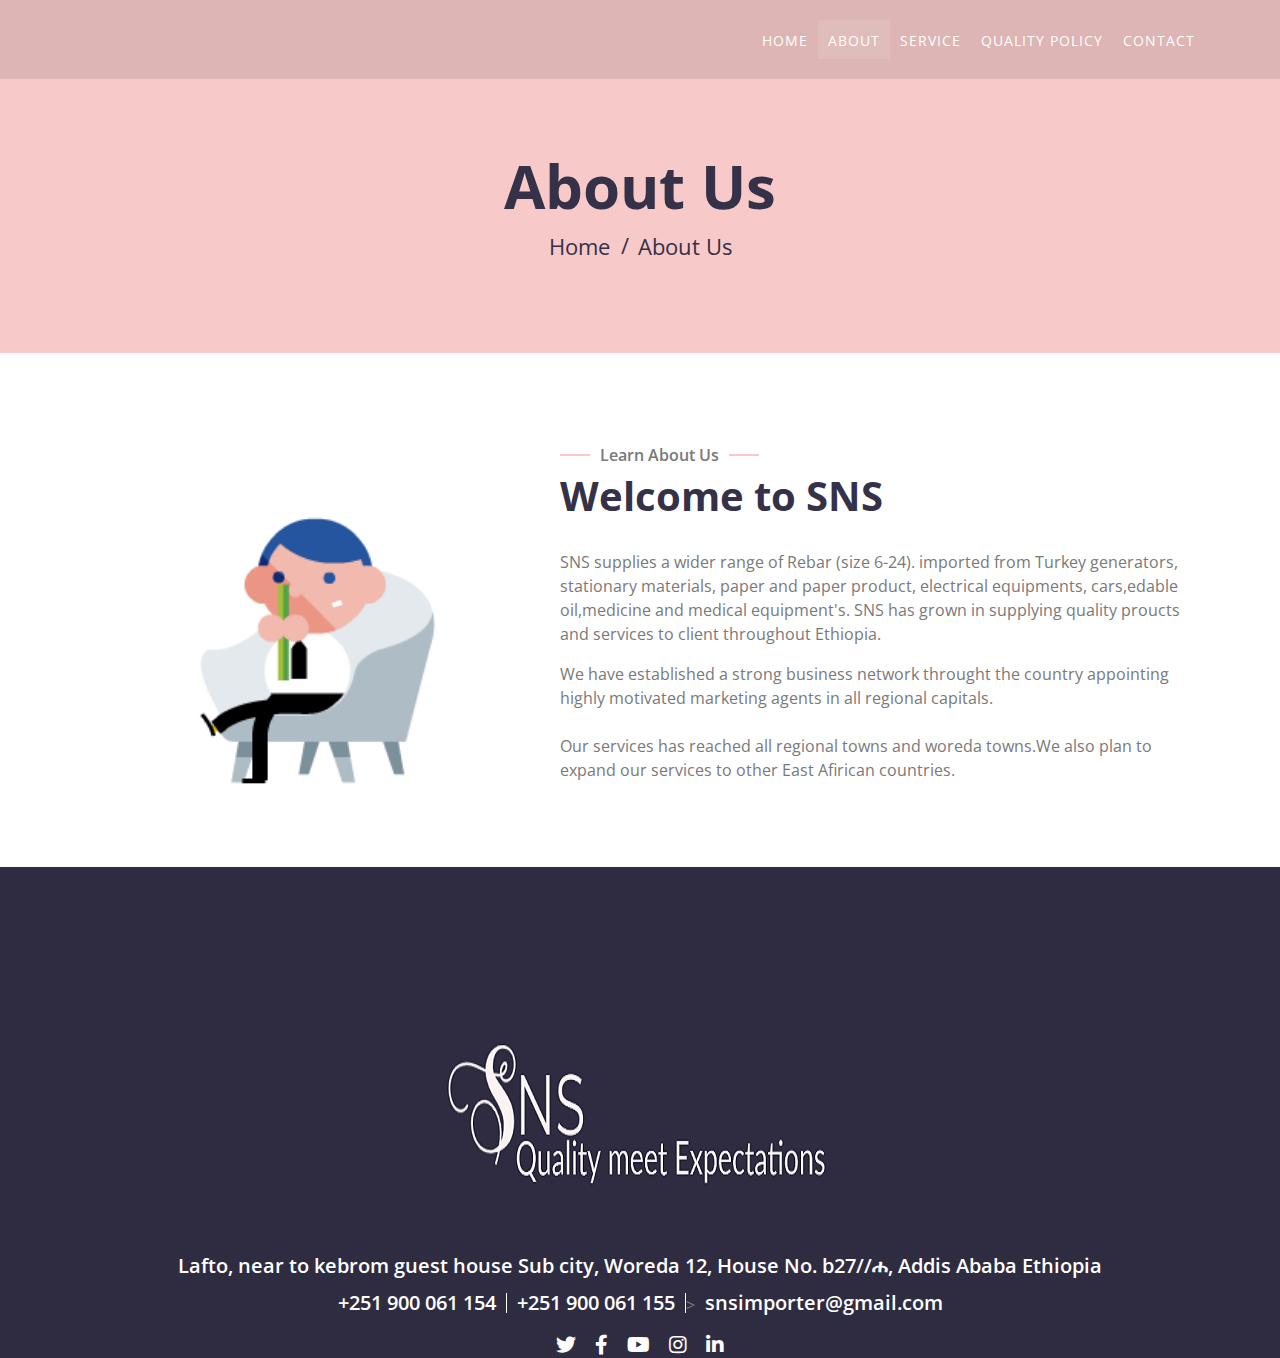
<file: about.html>
<!DOCTYPE html>
<html lang="en">
    <head>
        <meta charset="utf-8">
        <title>SNS Importer</title>
        <meta content="width=device-width, initial-scale=1.0" name="viewport">
        <meta content="Free Website Template" name="keywords">
        <meta content="Free Website Template" name="description">

        <!-- Favicon -->
        <link href="img/favicon.ico" rel="icon">

        <!-- Google Font -->
        <link href="https://fonts.googleapis.com/css2?family=Open+Sans:wght@300;400;600;700;800&display=swap" rel="stylesheet">

        <!-- CSS Libraries -->
        <link href="https://stackpath.bootstrapcdn.com/bootstrap/4.4.1/css/bootstrap.min.css" rel="stylesheet">
        <link href="https://cdnjs.cloudflare.com/ajax/libs/font-awesome/5.10.0/css/all.min.css" rel="stylesheet">
        <link href="lib/animate/animate.min.css" rel="stylesheet">
        <link href="lib/flaticon/font/flaticon.css" rel="stylesheet"> 
        <link href="lib/owlcarousel/assets/owl.carousel.min.css" rel="stylesheet">
        <link href="lib/lightbox/css/lightbox.min.css" rel="stylesheet">

        <!-- Template Stylesheet -->
        <link href="css/style.css" rel="stylesheet">
    </head>

    <body>
        <!-- Top Bar End -->

        <!-- Nav Bar Start -->
        <div class="navbar navbar-expand-lg bg-dark navbar-dark">
            <div class="container-fluid">
              
                <button type="button" class="navbar-toggler" data-toggle="collapse" data-target="#navbarCollapse">
                    <span class="navbar-toggler-icon"></span>
                </button>

                <div class="collapse navbar-collapse justify-content-between" id="navbarCollapse">
                    <div class="navbar-nav ml-auto">
                        <a href="index.html" class="nav-item nav-link ">Home</a>
                        <a href="about.html" class="nav-item nav-link active">About</a>
                        <a href="service.html" class="nav-item nav-link">Service</a>
                        
                        <a href="quality.html" class="nav-item nav-link">Quality Policy</a>
                        <a href="contact.html" class="nav-item nav-link">Contact</a>
                    </div>
                </div>
            </div>
        </div>
        <!-- Nav Bar End -->


        <!-- Page Header Start -->
        <div class="page-header">
            <div class="container">
                <div class="row">
                    <div class="col-12">
                        <h2>About Us</h2>
                    </div>
                    <div class="col-12">
                        <a href="">Home</a>
                        <a href="">About Us</a>
                    </div>
                </div>
            </div>
        </div>
        <!-- Page Header End -->


        <!-- About Start -->
        <div class="about wow fadeInUp pb-4" data-wow-delay="0.1s">
            <div class="container">
                <div class="row align-items-center">
                    <div class="col-lg-5 col-md-6">
                        <div class="about-img">
                            <img src="img/reading.gif" alt="Image">
                        </div>
                    </div>
                    <div class="col-lg-7 col-md-6">
                        <div class="section-header text-left">
                            <p>Learn About Us</p>
                            <h2>Welcome to SNS</h2>
                        </div>
                        <div class="about-text">
                            <p>
                                SNS supplies a wider range of Rebar (size 6-24). imported from Turkey generators, stationary
                                materials, paper and paper product, electrical equipments, cars,edable oil,medicine and medical equipment's.
                               
                                SNS has grown in supplying quality proucts  and services to client throughout Ethiopia.
                              
                            </p>
                            <p>
                                We have established a strong business network throught the country appointing highly
                                motivated marketing agents in all regional capitals.<br><br>
                                Our services has reached all regional towns and woreda towns.We also plan to expand our
                                services to other East Afirican countries.
                            </p>
                        </div>
                    </div>
                   
                </div>
            </div>
        </div>
        <!-- About End -->


  


        <!-- Footer Start -->
        <div class="footer wow fadeIn" data-wow-delay="0.3s">
            <div class="container-fluid">
                <div class="container">
                    <div class="footer-info">
                        <img src="img/snsfooter.PNG" alt="Hero Image">
                        <h3>Lafto, near to kebrom guest house Sub city, Woreda 12, House No. b27//ሐ, Addis Ababa
                            Ethiopia </h3>
                        <div class="footer-menu">
                            <p>+251 900 061 154</p>
                            <p>+251 900 061 155</p>>
                            <p>snsimporter@gmail.com</p>
                        </div>
                        <div class="footer-social">
                            <a href=""><i class="fab fa-twitter"></i></a>
                            <a href=""><i class="fab fa-facebook-f"></i></a>
                            <a href=""><i class="fab fa-youtube"></i></a>
                            <a href=""><i class="fab fa-instagram"></i></a>
                            <a href=""><i class="fab fa-linkedin-in"></i></a>
                        </div>
                    </div>
                </div>
            </div>
        </div>
        <!-- Footer End -->

        <a href="#" class="back-to-top"><i class="fa fa-chevron-up"></i></a>

        <!-- JavaScript Libraries -->
        <script src="https://code.jquery.com/jquery-3.4.1.min.js"></script>
        <script src="https://stackpath.bootstrapcdn.com/bootstrap/4.4.1/js/bootstrap.bundle.min.js"></script>
        <script src="lib/easing/easing.min.js"></script>
        <script src="lib/wow/wow.min.js"></script>
        <script src="lib/owlcarousel/owl.carousel.min.js"></script>
        <script src="lib/isotope/isotope.pkgd.min.js"></script>
        <script src="lib/lightbox/js/lightbox.min.js"></script>
        
        <!-- Contact Javascript File -->
        <script src="mail/jqBootstrapValidation.min.js"></script>
        <script src="mail/contact.js"></script>

        <!-- Template Javascript -->
        <script src="js/main.js"></script>
    </body>
</html>
</file>
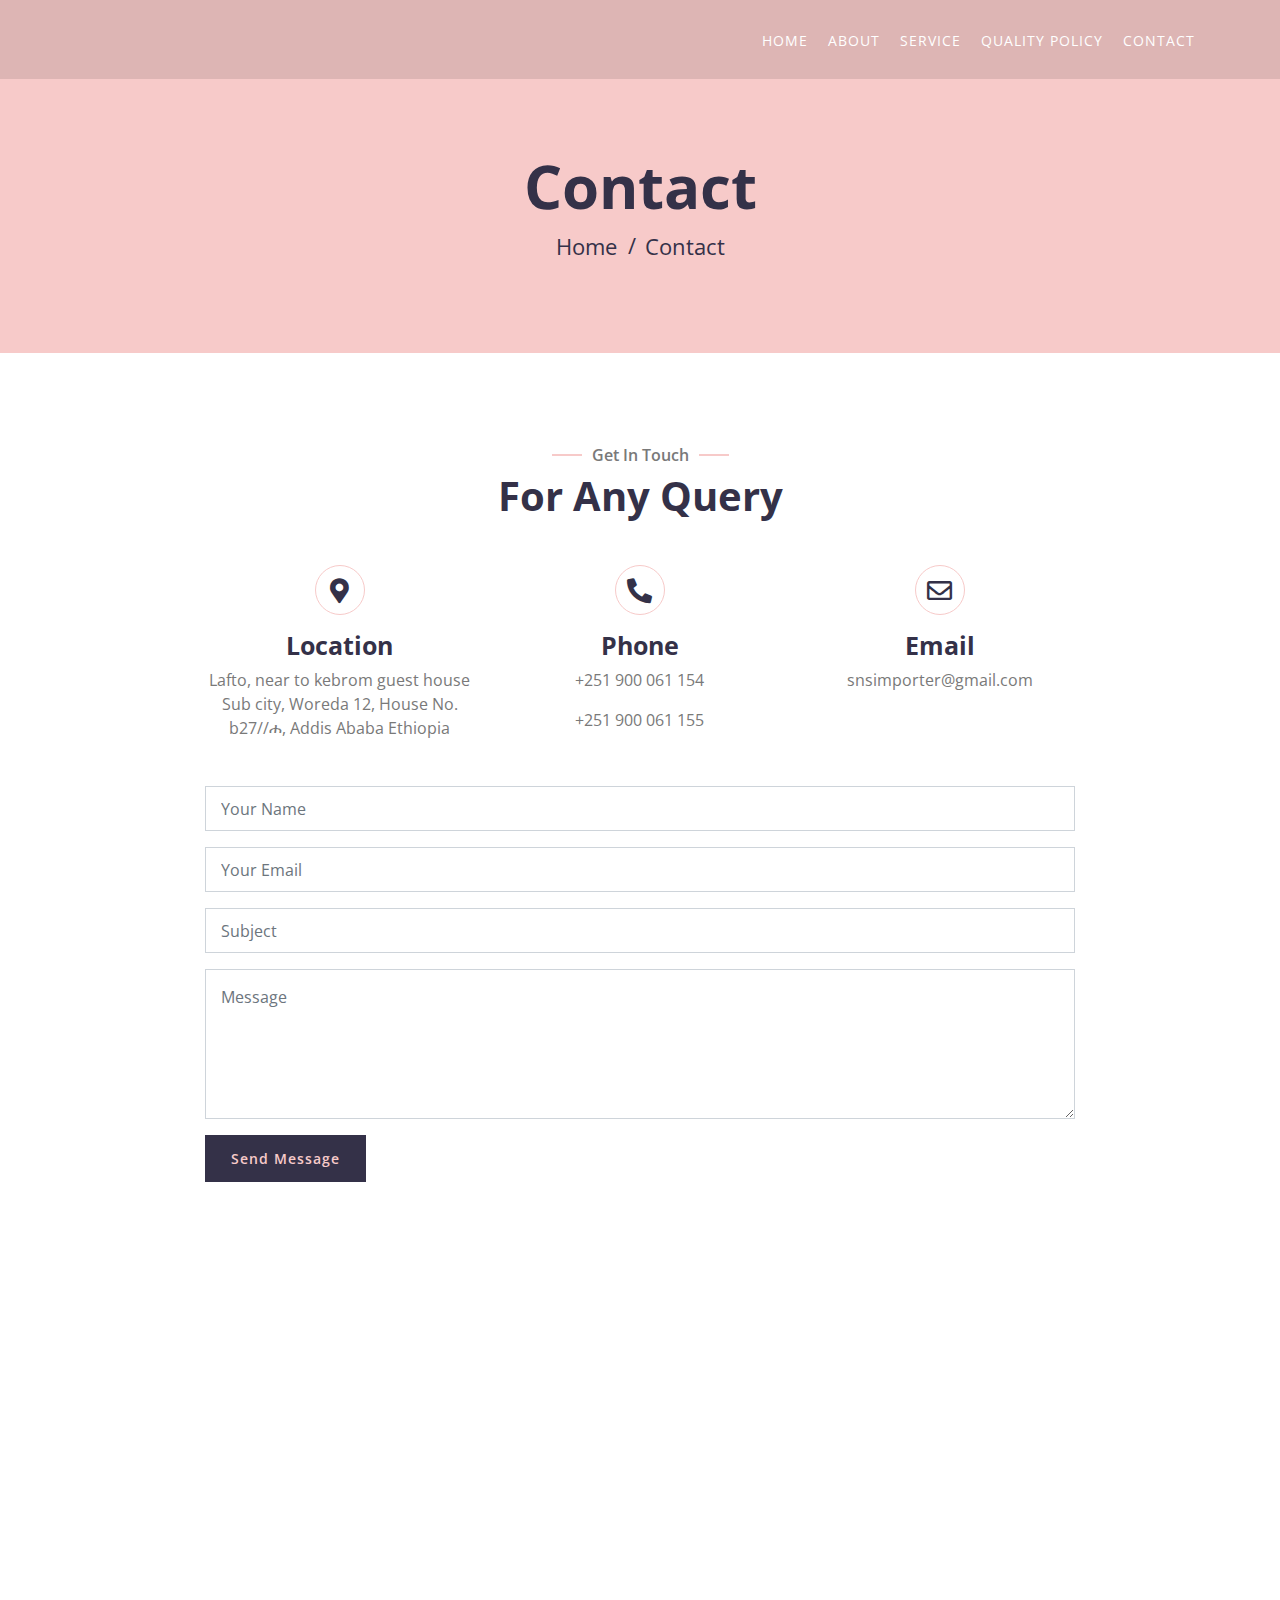
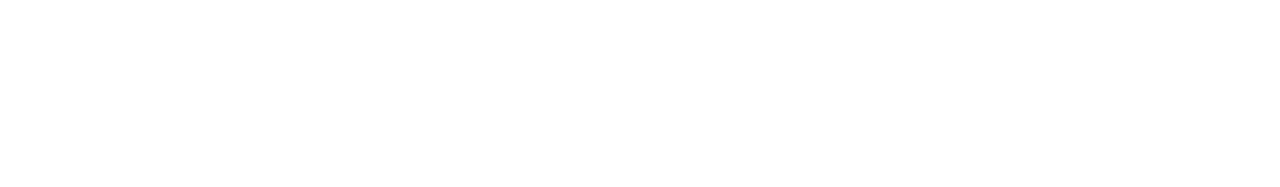
<file: contact.html>
<!DOCTYPE html>
<html lang="en">

<head>
    <meta charset="utf-8">
    <title>SNS Importer</title>
    <meta content="width=device-width, initial-scale=1.0" name="viewport">
    <meta content="Free Website Template" name="keywords">
    <meta content="Free Website Template" name="description">

    <!-- Favicon -->
    <link href="img/favicon.ico" rel="icon">

    <!-- Google Font -->
    <link href="https://fonts.googleapis.com/css2?family=Open+Sans:wght@300;400;600;700;800&display=swap"
        rel="stylesheet">

    <!-- CSS Libraries -->
    <link href="https://stackpath.bootstrapcdn.com/bootstrap/4.4.1/css/bootstrap.min.css" rel="stylesheet">
    <link href="https://cdnjs.cloudflare.com/ajax/libs/font-awesome/5.10.0/css/all.min.css" rel="stylesheet">
    <link href="lib/animate/animate.min.css" rel="stylesheet">
    <link href="lib/flaticon/font/flaticon.css" rel="stylesheet">
    <link href="lib/owlcarousel/assets/owl.carousel.min.css" rel="stylesheet">
    <link href="lib/lightbox/css/lightbox.min.css" rel="stylesheet">

    <!-- Template Stylesheet -->
    <link href="css/style.css" rel="stylesheet">
</head>

<body>

    <!-- Top Bar End -->

    <!-- Nav Bar Start -->
    <div class="navbar navbar-expand-lg bg-dark navbar-dark">
        <div class="container-fluid">
     
            <button type="button" class="navbar-toggler" data-toggle="collapse" data-target="#navbarCollapse">
                <span class="navbar-toggler-icon"></span>
            </button>

            <div class="collapse navbar-collapse justify-content-between" id="navbarCollapse">
                <div class="navbar-nav ml-auto">
                    <a href="index.html" class="nav-item nav-link ">Home</a>
                    <a href="about.html" class="nav-item nav-link">About</a>
                    <a href="service.html" class="nav-item nav-link">Service</a>
                  
                    <a href="quality.html" class="nav-item nav-link">Quality Policy</a>
                    <a href="contact.html" class="nav-item nav-link">Contact</a>
                </div>
            </div>
        </div>
    </div>
    <!-- Nav Bar End -->


    <!-- Page Header Start -->
    <div class="page-header">
        <div class="container">
            <div class="row">
                <div class="col-12">
                    <h2>Contact</h2>
                </div>
                <div class="col-12">
                    <a href="">Home</a>
                    <a href="">Contact</a>
                </div>
            </div>
        </div>
    </div>
    <!-- Page Header End -->


    <!-- Contact Start -->
    <div class="contact">
        <div class="container">
            <div class="section-header text-center wow zoomIn" data-wow-delay="0.1s">
                <p>Get In Touch</p>
                <h2>For Any Query</h2>
            </div>
            <div class="row">
                <div class="col-12">
                    <div class="row">
                        <div class="col-md-4 contact-item wow zoomIn" data-wow-delay="0.2s">
                            <i class="fa fa-map-marker-alt"></i>
                            <div class="contact-text">
                                <h2>Location</h2>
                                <p>Lafto, near to kebrom guest house Sub city, Woreda 12, House No. b27//ሐ, Addis Ababa
                                    Ethiopia </p>
                            </div>
                        </div>
                        <div class="col-md-4 contact-item wow zoomIn" data-wow-delay="0.4s">
                            <i class="fa fa-phone-alt"></i>
                            <div class="contact-text">
                                <h2>Phone</h2>
                                <p>+251 900 061 154</p>
                                <p>+251 900 061 155</p>
                            </div>
                        </div>
                        <div class="col-md-4 contact-item wow zoomIn" data-wow-delay="0.6s">
                            <i class="far fa-envelope"></i>
                            <div class="contact-text">
                                <h2>Email</h2>
                                <p>snsimporter@gmail.com</p>
                              
                            </div>
                        </div>
                    </div>
                </div>
                <div class="col-12 wow fadeInUp" data-wow-delay="0.1s">
                    <div class="contact-form">
                        <div id="success"></div>
                        <form name="sentMessage" id="contactForm" action="mailto:youraddr@domain.tld"
                            novalidate="novalidate">
                            <div class="control-group">
                                <input type="text" class="form-control" id="name" placeholder="Your Name"
                                    required="required" data-validation-required-message="Please enter your name" />
                                <p class="help-block text-danger"></p>
                            </div>
                            <div class="control-group">
                                <input type="email" class="form-control" id="email" placeholder="Your Email"
                                    required="required" data-validation-required-message="Please enter your email" />
                                <p class="help-block text-danger"></p>
                            </div>
                            <div class="control-group">
                                <input type="text" class="form-control" id="subject" placeholder="Subject"
                                    required="required" data-validation-required-message="Please enter a subject" />
                                <p class="help-block text-danger"></p>
                            </div>
                            <div class="control-group">
                                <textarea class="form-control" id="message" placeholder="Message" required="required"
                                    data-validation-required-message="Please enter your message"></textarea>
                                <p class="help-block text-danger"></p>
                            </div>
                            <div>
                                <button class="btn" type="submit" id="sendMessageButton">Send Message</button>
                            </div>
                        </form>
                    </div>
                </div>
            </div>
        </div>
    </div>
    <!-- Contact End -->


    <!-- Footer Start -->
    <div class="footer wow fadeIn pb-4" data-wow-delay="0.3s">
        <div class="container-fluid">
            <div class="container">
                <div class="footer-info">
                    <img src="img/snsfooter.PNG" alt="Hero Image">
                    <h3>Lafto, near to kebrom guest house Sub city, Woreda 12, House No. b27//ሐ, Addis Ababa
                        Ethiopia </h3>
                    <div class="footer-menu">
                        <p>+251 900 061 154</p>
                        <p>+251 900 061 155</p>
                        <p>snsimporter@gmail.com</p>
                      
                    </div>
                    <div class="footer-social">
                        <a href=""><i class="fab fa-twitter"></i></a>
                        <a href=""><i class="fab fa-facebook-f"></i></a>
                        <a href=""><i class="fab fa-youtube"></i></a>
                        <a href=""><i class="fab fa-instagram"></i></a>
                        <a href=""><i class="fab fa-linkedin-in"></i></a>
                    </div>
                </div>
            </div>
          
        </div>
    </div>
    <!-- Footer End -->

    <a href="#" class="back-to-top"><i class="fa fa-chevron-up"></i></a>

    <!-- JavaScript Libraries -->
    <script src="https://code.jquery.com/jquery-3.4.1.min.js"></script>
    <script src="https://stackpath.bootstrapcdn.com/bootstrap/4.4.1/js/bootstrap.bundle.min.js"></script>
    <script src="lib/easing/easing.min.js"></script>
    <script src="lib/wow/wow.min.js"></script>
    <script src="lib/owlcarousel/owl.carousel.min.js"></script>
    <script src="lib/isotope/isotope.pkgd.min.js"></script>
    <script src="lib/lightbox/js/lightbox.min.js"></script>

    <!-- Contact Javascript File -->
    <script src="mail/jqBootstrapValidation.min.js"></script>
    <script src="mail/contact.js"></script>

    <!-- Template Javascript -->
    <script src="js/main.js"></script>
</body>

</html>
</file>
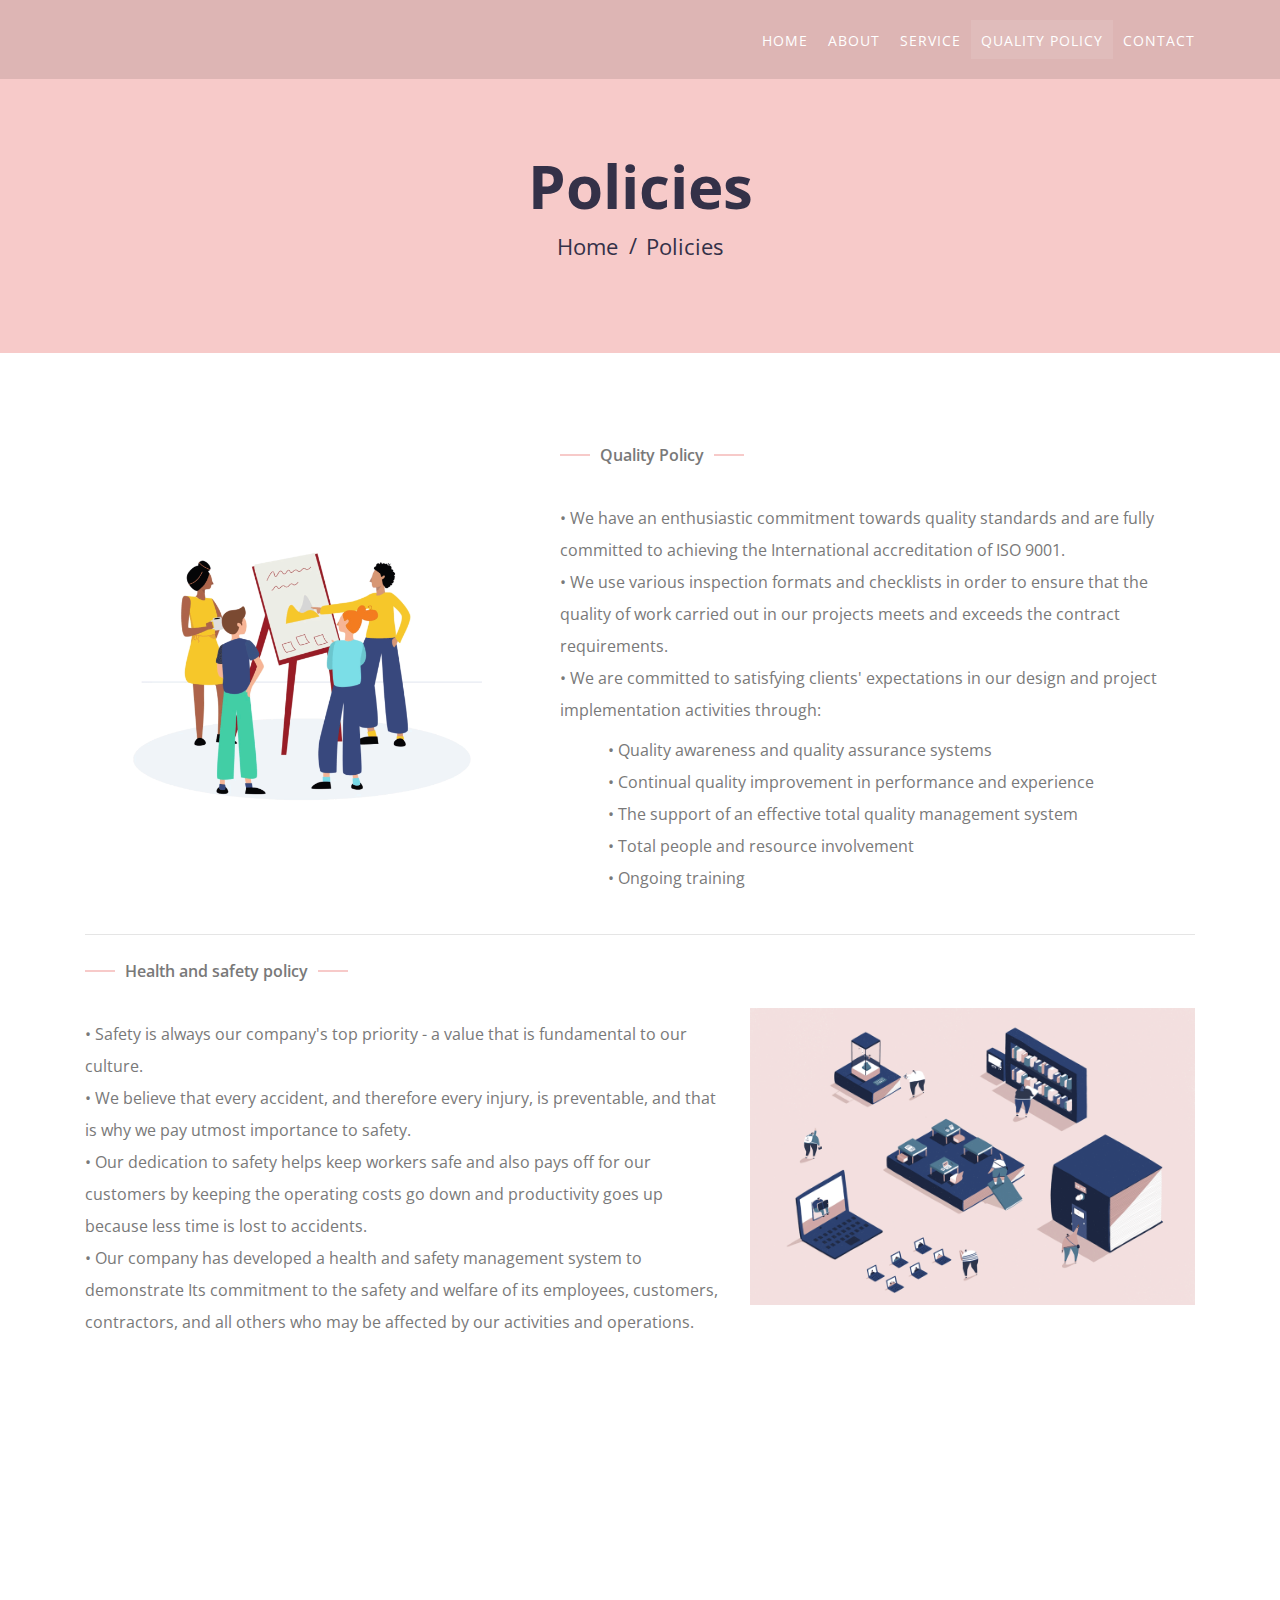
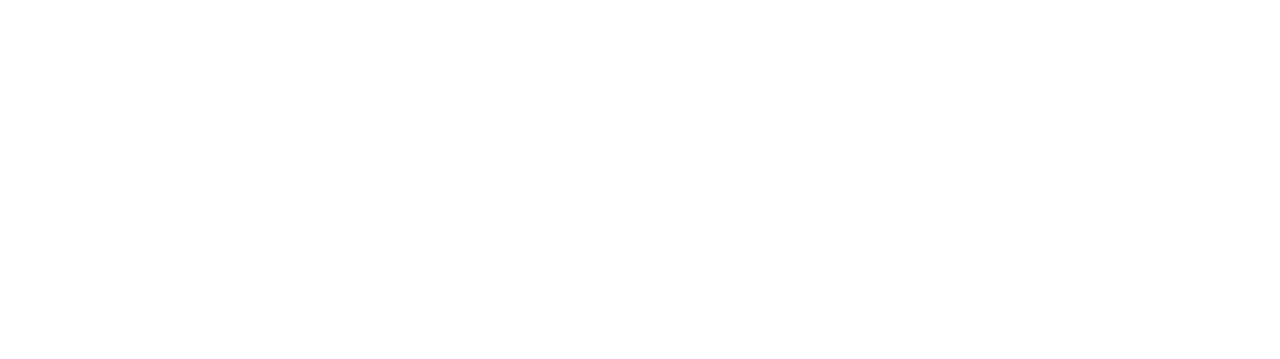
<file: quality.html>
<!DOCTYPE html>
<html lang="en">

<head>
    <meta charset="utf-8">
    <title>SNS Importer</title>
    <meta content="width=device-width, initial-scale=1.0" name="viewport">
    <meta content="Free Website Template" name="keywords">
    <meta content="Free Website Template" name="description">

    <!-- Favicon -->
    <link href="img/favicon.ico" rel="icon">

    <!-- Google Font -->
    <link href="https://fonts.googleapis.com/css2?family=Open+Sans:wght@300;400;600;700;800&display=swap"
        rel="stylesheet">

    <!-- CSS Libraries -->
    <link href="https://stackpath.bootstrapcdn.com/bootstrap/4.4.1/css/bootstrap.min.css" rel="stylesheet">
    <link href="https://cdnjs.cloudflare.com/ajax/libs/font-awesome/5.10.0/css/all.min.css" rel="stylesheet">
    <link href="lib/animate/animate.min.css" rel="stylesheet">
    <link href="lib/flaticon/font/flaticon.css" rel="stylesheet">
    <link href="lib/owlcarousel/assets/owl.carousel.min.css" rel="stylesheet">
    <link href="lib/lightbox/css/lightbox.min.css" rel="stylesheet">

    <!-- Template Stylesheet -->
    <link href="css/style.css" rel="stylesheet">
</head>

<body>


    <!-- Nav Bar Start -->
    <div class="navbar navbar-expand-lg bg-dark navbar-dark">
        <div class="container-fluid">

            <button type="button" class="navbar-toggler" data-toggle="collapse" data-target="#navbarCollapse">
                <span class="navbar-toggler-icon"></span>
            </button>

            <div class="collapse navbar-collapse justify-content-between" id="navbarCollapse">
                <div class="navbar-nav ml-auto">
                    <a href="index.html" class="nav-item nav-link ">Home</a>
                    <a href="about.html" class="nav-item nav-link">About</a>
                    <a href="service.html" class="nav-item nav-link">Service</a>
                  
                    <a href="quality.html" class="nav-item nav-link active">Quality Policy</a>
                    <a href="contact.html" class="nav-item nav-link">Contact</a>
                </div>
            </div>
        </div>
    </div>
    <!-- Nav Bar End -->


    <!-- Page Header Start -->
    <div class="page-header">
        <div class="container">
            <div class="row">
                <div class="col-12">
                    <h2>Policies</h2>
                </div>
                <div class="col-12">
                    <a href="">Home</a>
                    <a href="">Policies </a>
                </div>
            </div>
        </div>
    </div>
    <!-- Page Header End -->

    <div class="about wow fadeInUp" data-wow-delay="0.1s">
        <div class="container">
            <div class="row align-items-center">
                <div class="col-lg-5 col-md-6">
                    <div class="about-img">
                        <img src="img/work.gif" alt="Image">
                    </div>
                </div>
                <div class="col-lg-7 col-md-6">
                    <div class="section-header text-left">
                        <p>Quality Policy</p>

                    </div>
                    <div class="about-text">
                        <p style="line-height: 2;">
                            • We have an enthusiastic commitment towards quality standards and are fully
                            committed to achieving the
                            International accreditation of ISO 9001. <br> • We use various inspection formats
                            and
                            checklists in order to
                            ensure that the quality of work carried out in our projects meets and exceeds the
                            contract requirements. <br> •
                            We are committed to satisfying clients' expectations in our design and project
                            implementation activities
                            through:
                        </p>
                        <p style="line-height: 2;" class="ml-5  mt-n2"> • Quality awareness and quality assurance
                            systems <br>
                            • Continual
                            quality
                            improvement in performance
                            and experience <br> • The support of an effective total quality management system
                            <br> • Total
                            people and resource
                            involvement <br> • Ongoing training
                        </p>
                    </div>
                </div>
            </div>
            <hr class="my-4">
            <div class="row align-items-center mt-4">

                <div class="col-lg-7 col-md-6">
                    <div class="section-header text-left">
                        <p>Health and safety policy</p>

                    </div>
                    <div class="about-text">
                        <p style="line-height: 2;">
                            • Safety is always our company's top priority - a value that is fundamental to our culture.
                            <br>
                            • We believe that every accident, and therefore every injury, is preventable, and that is
                            why we pay utmost importance to safety. <br> • Our dedication to safety helps keep workers
                            safe
                            and also pays off for our customers by keeping the operating costs go down and productivity
                            goes up because less time is lost to accidents. <br> • Our company has developed a health
                            and
                            safety management system to demonstrate Its commitment to the safety and welfare of its
                            employees, customers, contractors, and all others who may be affected by our activities and
                            operations.

                        </p>

                    </div>
                </div>
                <div class="col-lg-5 col-md-6">
                    <div class="about-img">
                        <img src="img/ebs.gif" alt="Image">
                    </div>
                </div>
            </div>
        </div>
    </div>



    <!-- Footer Start -->
    <div class="footer wow fadeIn pb-4" data-wow-delay="0.3s">
        <div class="container-fluid">
            <div class="container">
                <div class="footer-info">
                    <img src="img/snsfooter.PNG" alt="Hero Image">
                    <h3>Lafto, near to kebrom guest house Sub city, Woreda 12, House No. b27//ሐ, Addis Ababa
                        Ethiopia </h3>
                    <div class="footer-menu">
                        <p>+251 900 061 154</p>
                        <p>+251 900 061 155</p>
                        <p>snsimporter@gmail.com</p>
                       
                    </div>
                    <div class="footer-social">
                        <a href=""><i class="fab fa-twitter"></i></a>
                        <a href=""><i class="fab fa-facebook-f"></i></a>
                        <a href=""><i class="fab fa-youtube"></i></a>
                        <a href=""><i class="fab fa-instagram"></i></a>
                        <a href=""><i class="fab fa-linkedin-in"></i></a>
                    </div>
                </div>
            </div>
        </div>
    </div>
    <!-- Footer End -->

    <a href="#" class="back-to-top"><i class="fa fa-chevron-up"></i></a>

    <!-- JavaScript Libraries -->
    <script src="https://code.jquery.com/jquery-3.4.1.min.js"></script>
    <script src="https://stackpath.bootstrapcdn.com/bootstrap/4.4.1/js/bootstrap.bundle.min.js"></script>
    <script src="lib/easing/easing.min.js"></script>
    <script src="lib/wow/wow.min.js"></script>
    <script src="lib/owlcarousel/owl.carousel.min.js"></script>
    <script src="lib/isotope/isotope.pkgd.min.js"></script>
    <script src="lib/lightbox/js/lightbox.min.js"></script>

    <!-- Contact Javascript File -->
    <script src="mail/jqBootstrapValidation.min.js"></script>
    <script src="mail/contact.js"></script>

    <!-- Template Javascript -->
    <script src="js/main.js"></script>
</body>

</html>
</file>
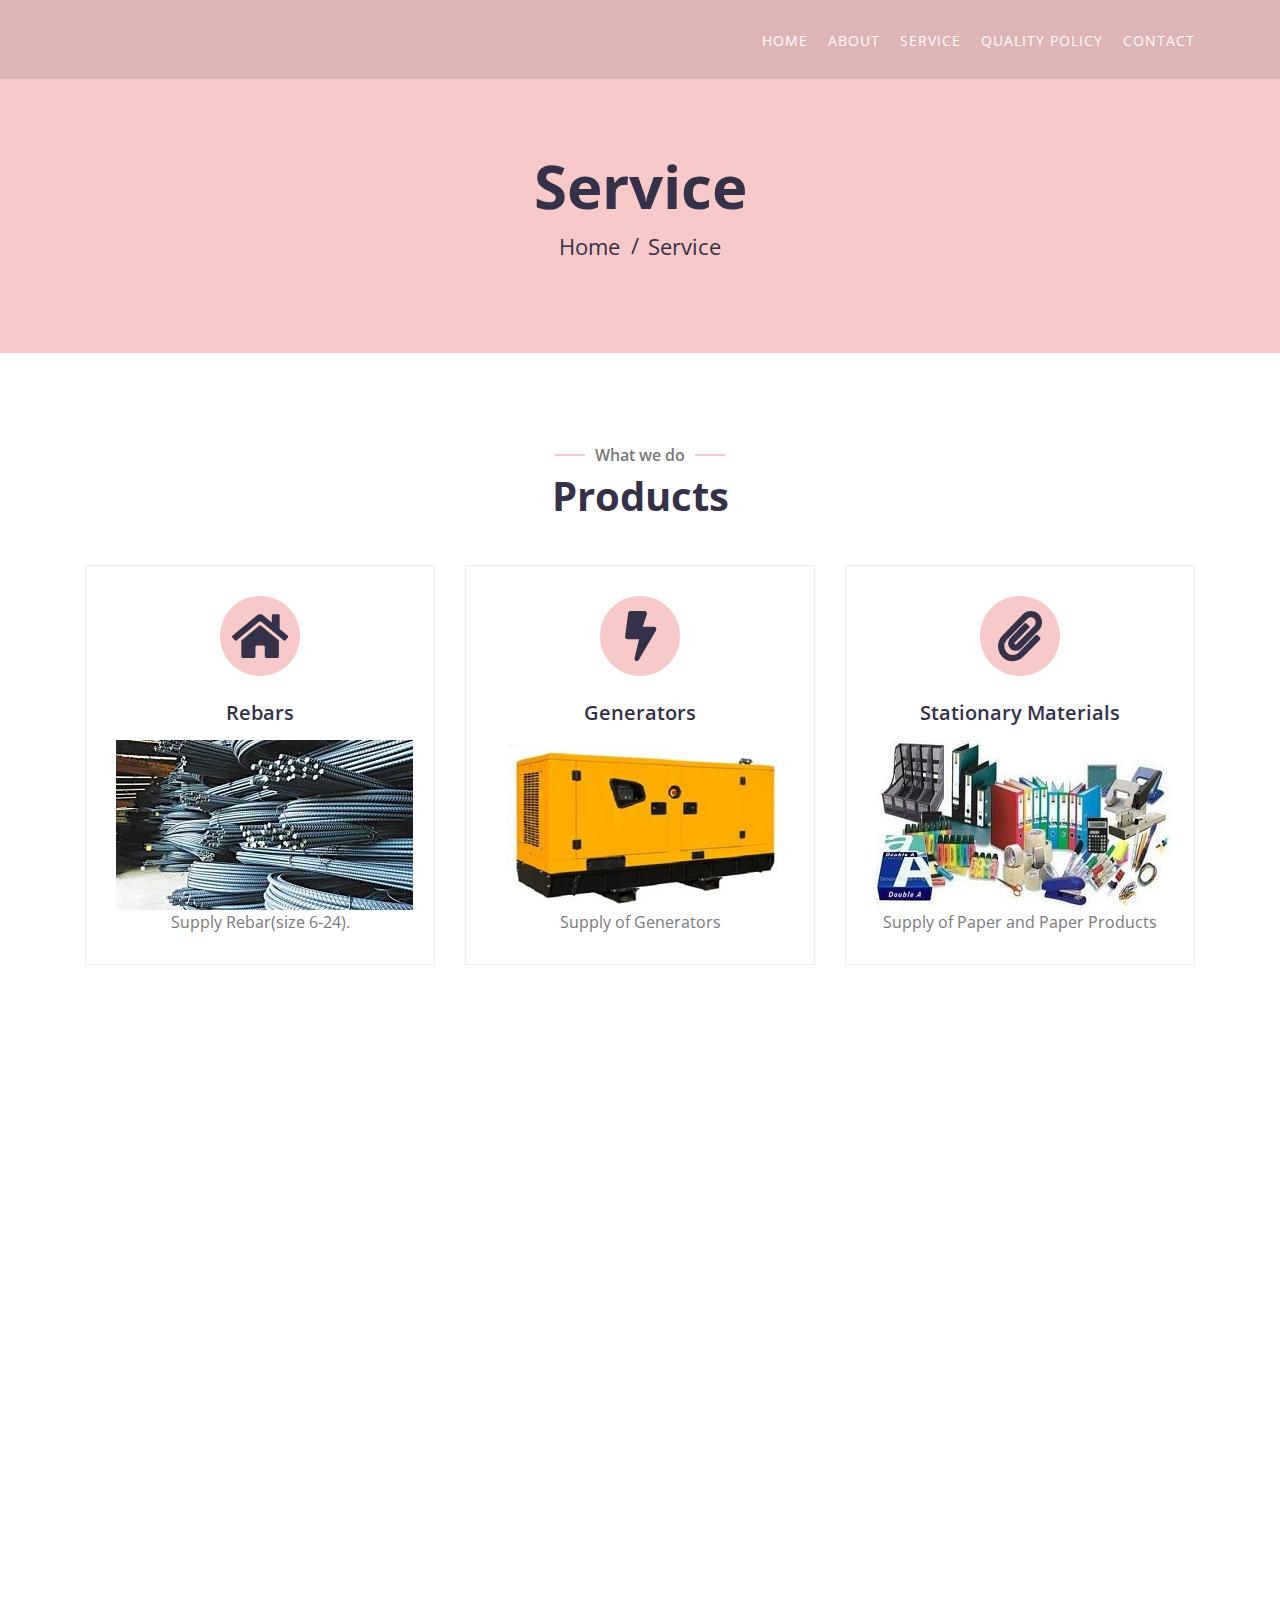
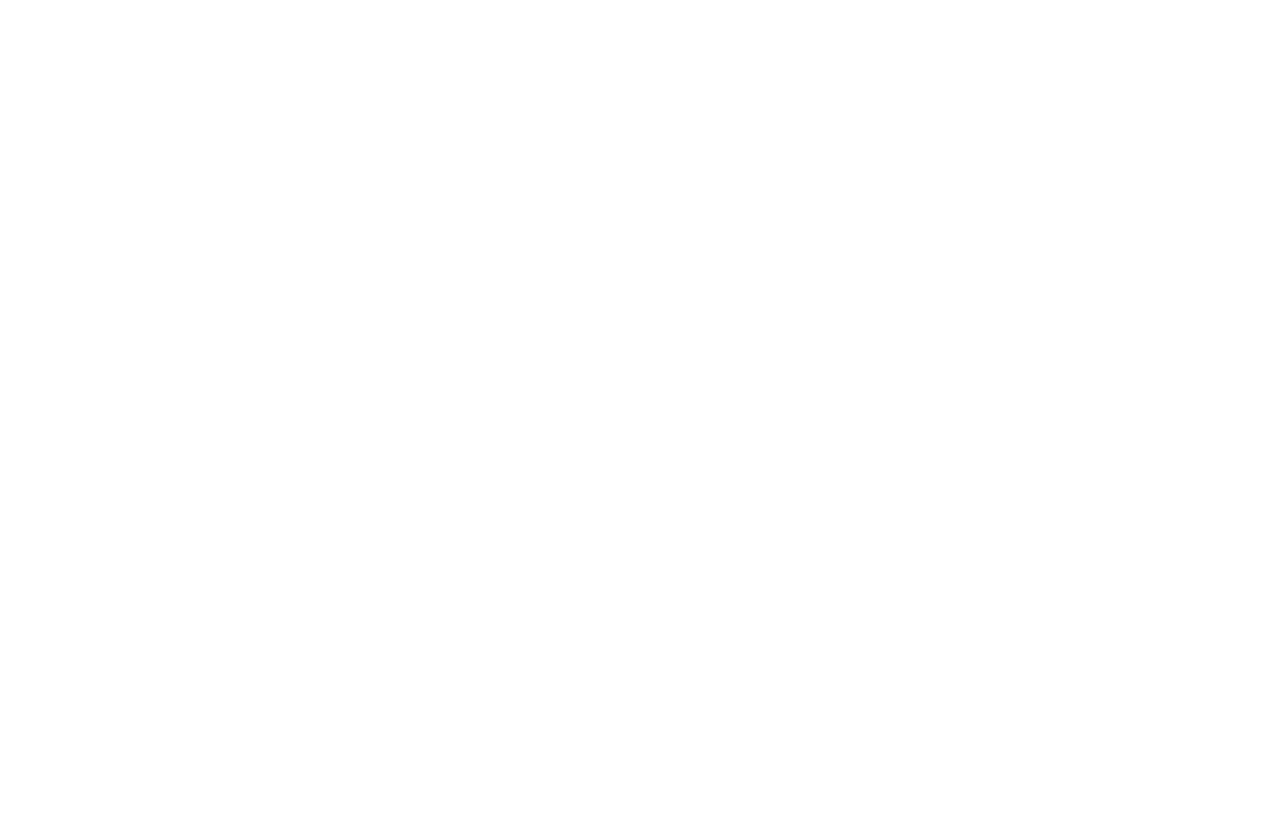
<file: service.html>
<!DOCTYPE html>
<html lang="en">

<head>
    <meta charset="utf-8">
    <title>SNS Importer</title>
    <meta content="width=device-width, initial-scale=1.0" name="viewport">
    <meta content="Free Website Template" name="keywords">
    <meta content="Free Website Template" name="description">

    <!-- Favicon -->
    <link href="img/favicon.ico" rel="icon">

    <!-- Google Font -->
    <link href="https://fonts.googleapis.com/css2?family=Open+Sans:wght@300;400;600;700;800&display=swap"
        rel="stylesheet">

    <!-- CSS Libraries -->
    <link href="https://stackpath.bootstrapcdn.com/bootstrap/4.4.1/css/bootstrap.min.css" rel="stylesheet">
    <link href="https://cdnjs.cloudflare.com/ajax/libs/font-awesome/5.10.0/css/all.min.css" rel="stylesheet">
    <link href="lib/animate/animate.min.css" rel="stylesheet">
    <link href="lib/flaticon/font/flaticon.css" rel="stylesheet">
    <link href="lib/owlcarousel/assets/owl.carousel.min.css" rel="stylesheet">
    <link href="lib/lightbox/css/lightbox.min.css" rel="stylesheet">

    <!-- Template Stylesheet -->
    <link href="css/style.css" rel="stylesheet">
</head>

<body>


    <!-- Nav Bar Start -->
    <div class="navbar navbar-expand-lg bg-dark navbar-dark">
        <div class="container-fluid">
            
            <button type="button" class="navbar-toggler" data-toggle="collapse" data-target="#navbarCollapse">
                <span class="navbar-toggler-icon"></span>
            </button>

            <div class="collapse navbar-collapse justify-content-between" id="navbarCollapse">
                <div class="navbar-nav ml-auto">
                    <a href="index.html" class="nav-item nav-link ">Home</a>
                    <a href="about.html" class="nav-item nav-link">About</a>
                    <a href="service.html" class="nav-item nav-link">Service</a>
                
                    <a href="quality.html" class="nav-item nav-link">Quality Policy</a>
                    <a href="contact.html" class="nav-item nav-link">Contact</a>
                </div>
            </div>
        </div>
    </div>
    <!-- Nav Bar End -->


    <!-- Page Header Start -->
    <div class="page-header">
        <div class="container">
            <div class="row">
                <div class="col-12">
                    <h2>Service</h2>
                </div>
                <div class="col-12">
                    <a href="">Home</a>
                    <a href="">Service</a>
                </div>
            </div>
        </div>
    </div>
    <!-- Page Header End -->


    
    <!-- Service Start -->
    <div class="service">
        <div class="container">
            <div class="section-header text-center wow zoomIn" data-wow-delay="0.1s">
                <p>What we do</p>
                <h2>Products</h2>
            </div>
            <div class="row">
                <div class="col-lg-4 col-md-6 wow fadeInUp" data-wow-delay="0.0s">
                    <div class="service-item">
                        <div class="service-icon">
                            <i class="fas fa-home"></i>
                        </div>
                        <h3>Rebars</h3>
                        <div class="blog-item">
                            <div class="blog-img">
                                <img src="img/rebar.jpg" alt="Blog">
                            </div>
                        </div>
                        <p>
                            Supply Rebar(size 6-24).
                        </p>
                       
                    </div>
                </div>
                <div class="col-lg-4 col-md-6 wow fadeInUp" data-wow-delay="0.2s">
                    <div class="service-item ">
                        <div class="service-icon">
                            <i class="fas fa-bolt"></i>
                        </div>
                        <h3>Generators</h3>
                        <div class="blog-item">
                            <div class="blog-img">
                                <img src="img/generator.jpg" alt="Blog">
                            </div>
                        </div>
                        <p>
                            Supply of Generators
                        </p>
                    </div>
                </div>
                <div class="col-lg-4 col-md-6 wow fadeInUp" data-wow-delay="0.4s">
                    <div class="service-item">
                        <div class="service-icon">
                            <i class="fas fa-paperclip"></i>
                        </div>
                        <h3>Stationary Materials</h3>
                        <div class="blog-item">
                            <div class="blog-img">
                                <img src="img/stationary.jpg" alt="Blog">
                            </div>
                        </div>
                        <p>
                            Supply of Paper and Paper Products
                        </p>
                    </div>
                </div>
                <div class="col-lg-4 col-md-6 wow fadeInUp" data-wow-delay="0.6s">
                    <div class="service-item">
                        <div class="service-icon">
                            <i class="fas fa-plug"></i>
                        </div>
                        <h3>Electrical equipments</h3>
                        <div class="blog-item">
                            <div class="blog-img">
                                <img src="img/electrical.jpg" alt="Blog">
                            </div>
                        </div>
                        <p>
                            Supply of Electrical equipments 
                        </p>
                    </div>
                </div>
                <div class="col-lg-4 col-md-6 wow fadeInUp" data-wow-delay="0.8s">
                    <div class="service-item">
                        <div class="service-icon">
                            <i class="fas fa-wine-bottle"></i>
                        </div>
                        <h3>Edable Oil </h3>
                        <div class="blog-item">
                            <div class="blog-img">
                                <img src="img/edabli oil.jpg" alt="Blog">
                            </div>
                        </div>
                        <p>
                            Supply of Edable Oil
                        </p>
                    </div>
                </div>
                <div class="col-lg-4 col-md-6 wow fadeInUp" data-wow-delay="1s">
                    <div class="service-item">
                        <div class="service-icon">
                            <i class="fas fa-syringe"></i>
                        </div>
                        <h3>Pharmaceuticals</h3>
                        <div class="blog-item">
                            <div class="blog-img">
                                <img src="img/medical supplies.jpg" alt="Blog">
                            </div>
                        </div>
                        <p>
                            Supply of Pharmaceuticals
                        </p>
                    </div>
                </div>
                <div class="col-lg-4 col-md-6 wow fadeInUp" data-wow-delay="1s">
                    <div class="service-item">
                        <div class="service-icon">
                            <i class="fas fa-capsules"></i>
                        </div>
                        <h3>Medicine</h3>
                        <div class="blog-item">
                            <div class="blog-img">
                                <img src="img/medicine.jpg " alt="Blog">
                            </div>
                        </div>
                        <p>
                            Supply of Medicine
                        </p>
                    </div>
                </div>
                <div class="col-lg-4 col-md-6 wow fadeInUp" data-wow-delay="1s">
                    <div class="service-item">
                        <div class="service-icon">
                            <i class="fas fa-utensils"></i>
                        </div>
                        <h3>Packed Food</h3>
                        <div class="blog-item">
                            <div class="blog-img">
                                <img src="img/food.jpg " alt="Blog">
                            </div>
                        </div>
                        <p>
                            Supply of Packed Food
                        </p>
                    </div>
                </div>
                <div class="col-lg-4 col-md-6 wow fadeInUp" data-wow-delay="1s">
                    <div class="service-item">
                        <div class="service-icon">
                            <i class="fas fa-utensils"></i>
                        </div>
                        <h3>Packed Food</h3>
                        <div class="blog-item">
                            <div class="blog-img">
                                <img src="img/food.jpg " alt="Blog">
                            </div>
                        </div>
                        <p>
                            Supply of Packed Food
                        </p>
                    </div>
                </div>
            </div>
        </div>
    </div>
    <!-- Service End -->


    <!-- Footer Start -->
    <div class="footer wow fadeIn pb-4" data-wow-delay="0.3s">
        <div class="container-fluid">
            <div class="container">
                <div class="footer-info">
                    <img src="img/snsfooter.PNG" alt="Hero Image">
                    <h3>Lafto, near to kebrom guest house Sub city, Woreda 12, House No. b27//ሐ, Addis Ababa
                        Ethiopia </h3>
                    <div class="footer-menu">
                        <p>+251 900 061 154</p>
                        <p>+251 900 061 155</p>
                        <p>snsimporter@gmail.com</p>
                       
                    </div>
                    <div class="footer-social">
                        <a href=""><i class="fab fa-twitter"></i></a>
                        <a href=""><i class="fab fa-facebook-f"></i></a>
                        <a href=""><i class="fab fa-youtube"></i></a>
                        <a href=""><i class="fab fa-instagram"></i></a>
                        <a href=""><i class="fab fa-linkedin-in"></i></a>
                    </div>
                </div>
            </div>
            
        </div>
    </div>
    <!-- Footer End -->

    <a href="#" class="back-to-top"><i class="fa fa-chevron-up"></i></a>

    <!-- JavaScript Libraries -->
    <script src="https://code.jquery.com/jquery-3.4.1.min.js"></script>
    <script src="https://stackpath.bootstrapcdn.com/bootstrap/4.4.1/js/bootstrap.bundle.min.js"></script>
    <script src="lib/easing/easing.min.js"></script>
    <script src="lib/wow/wow.min.js"></script>
    <script src="lib/owlcarousel/owl.carousel.min.js"></script>
    <script src="lib/isotope/isotope.pkgd.min.js"></script>
    <script src="lib/lightbox/js/lightbox.min.js"></script>

    <!-- Contact Javascript File -->
    <script src="mail/jqBootstrapValidation.min.js"></script>
    <script src="mail/contact.js"></script>

    <!-- Template Javascript -->
    <script src="js/main.js"></script>
</body>

</html>
</file>
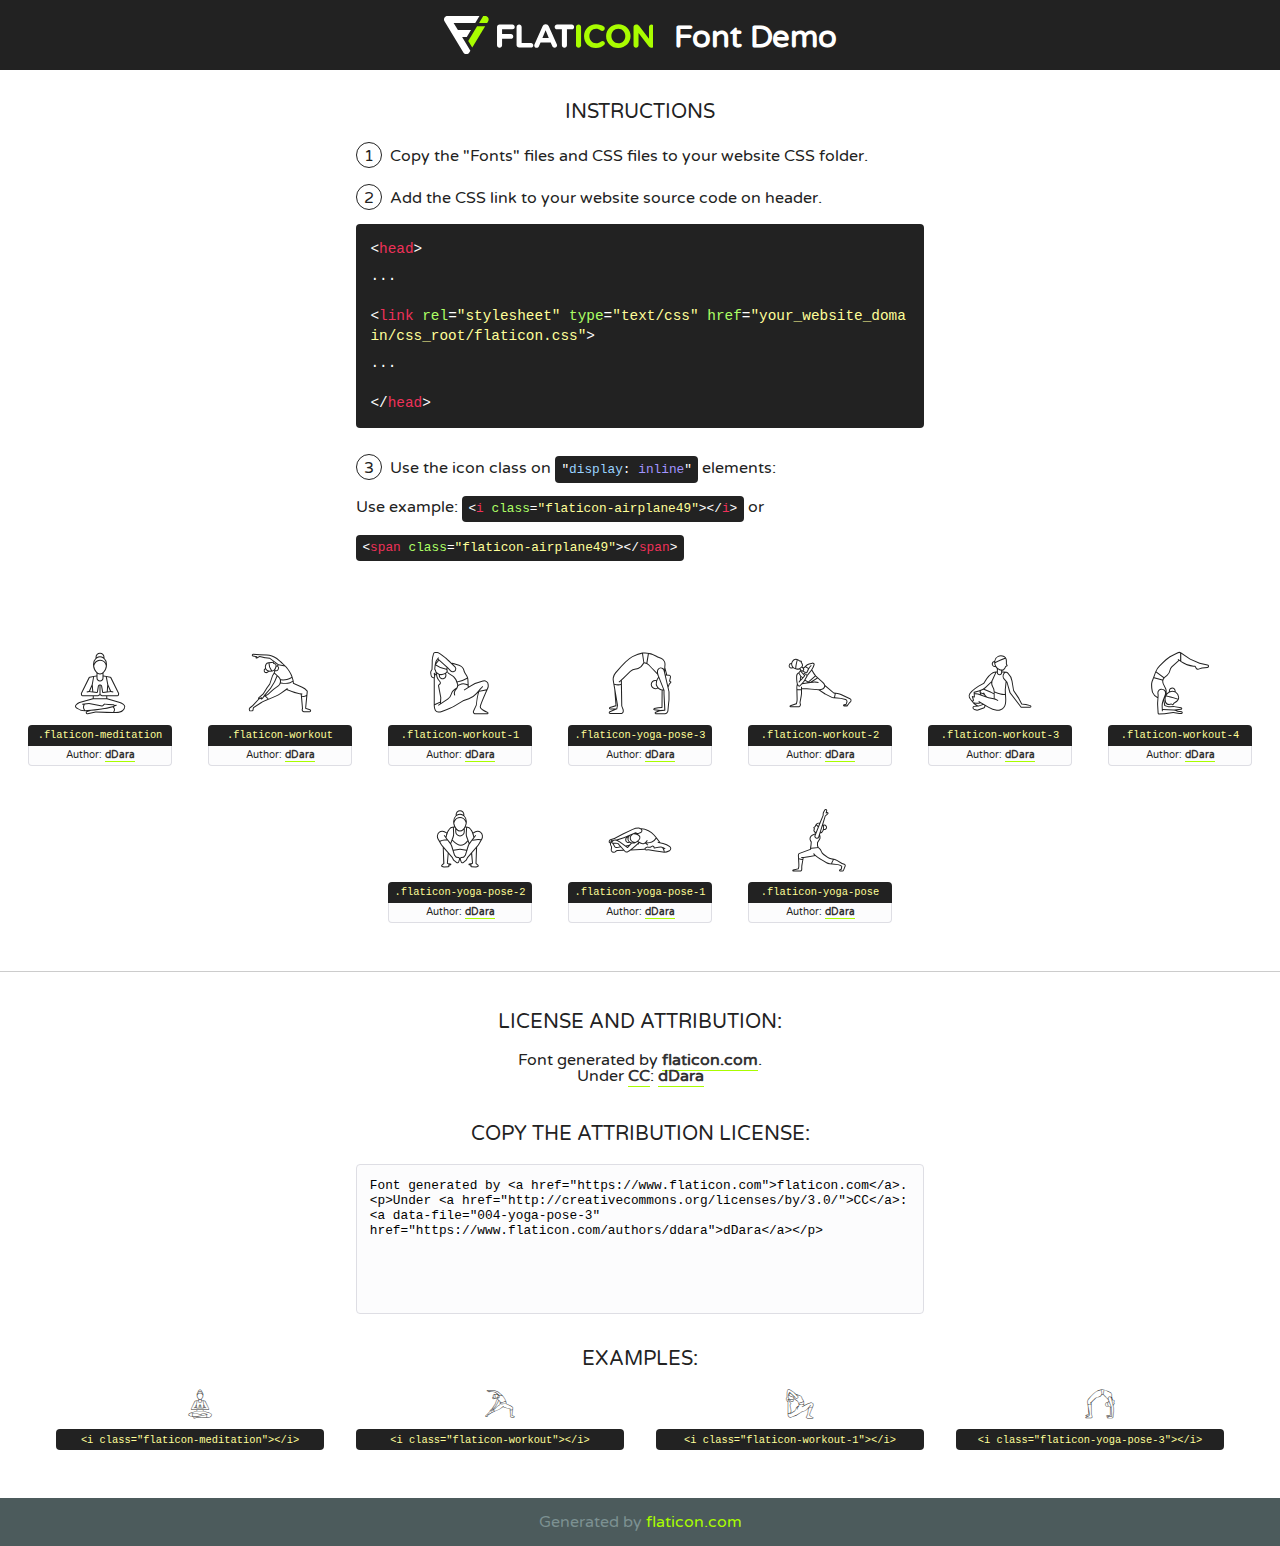
<file: lib/flaticon/font/flaticon.html>
<!DOCTYPE html>
<!--
  Flaticon icon font: Flaticon
  Creation date: 02/09/2020 06:16
-->
<html>
<!DOCTYPE html>
<html>

<head>
    <title>Flaticon WebFont</title>
    <link href="http://fonts.googleapis.com/css?family=Varela+Round" rel="stylesheet" type="text/css" />
    <link rel="stylesheet" type="text/css" href="flaticon.css">
    <meta charset="UTF-8">
    <style>
    html, body, div, span, applet, object, iframe,
    h1, h2, h3, h4, h5, h6, p, blockquote, pre,
    a, abbr, acronym, address, big, cite, code,
    del, dfn, em, img, ins, kbd, q, s, samp,
    small, strike, strong, sub, sup, tt, var,
    b, u, i, center,
    dl, dt, dd, ol, ul, li,
    fieldset, form, label, legend,
    table, caption, tbody, tfoot, thead, tr, th, td,
    article, aside, canvas, details, embed, 
    figure, figcaption, footer, header, hgroup, 
    menu, nav, output, ruby, section, summary,
    time, mark, audio, video {
        margin: 0;
        padding: 0;
        border: 0;
        font-size: 100%;
        font: inherit;
        vertical-align: baseline;
    }
    /* HTML5 display-role reset for older browsers */
    article, aside, details, figcaption, figure, 
    footer, header, hgroup, menu, nav, section {
        display: block;
    }
    body {
        line-height: 1;
    }
    ol, ul {
        list-style: none;
    }
    blockquote, q {
        quotes: none;
    }
    blockquote:before, blockquote:after,
    q:before, q:after {
        content: '';
        content: none;
    }
    table {
        border-collapse: collapse;
        border-spacing: 0;
    }
    body {
        font-family: 'Varela Round', Helvetica, Arial, sans-serif;
        font-size: 16px;
        color: #222;
    }
    a {
        color: #333;
        border-bottom: 1px solid #a9fd00;
        font-weight: bold;
        text-decoration: none;
    }
    * {
        -moz-box-sizing: border-box;
        -webkit-box-sizing: border-box;
        box-sizing: border-box;
        margin: 0;
        padding: 0;
    }
    [class^="flaticon-"]:before, [class*=" flaticon-"]:before, [class^="flaticon-"]:after, [class*=" flaticon-"]:after {
        font-family: Flaticon;
        font-size: 30px;
        font-style: normal;
        margin-left: 20px;
        color: #333;
    }
    .wrapper {
        max-width: 600px;
        margin: auto;
        padding: 0 1em;
    }
    .title {
        font-size: 1.25em;
        text-align: center;
        margin-bottom: 1em;
        text-transform: uppercase;
    }
    header {
        text-align: center;
        background-color: #222;
        color: #fff;
        padding: 1em;
    }
    header .logo {
        width: 210px;
        height: 38px;
        display: inline-block;
        vertical-align: middle;
        margin-right: 1em;
        border: none;
    }
    header strong {
        font-size: 1.95em;
        font-weight: bold;
        vertical-align: middle;
        margin-top: 5px;
        display: inline-block;
    }
    .demo {
        margin: 2em auto;
        line-height: 1.25em;
    }
    .demo ul li {
        margin-bottom: 1em;
    }
    .demo ul li .num {
        color: #222;
        border-radius: 20px;
        display: inline-block;
        width: 26px;
        padding: 3px;
        height: 26px;
        text-align: center;
        margin-right: 0.5em;
        border: 1px solid #222;
    }
    .demo ul li code {
        background-color: #222;
        border-radius: 4px;
        padding: 0.25em 0.5em;
        display: inline-block;
        color: #fff;
        font-family: Consolas,Monaco,Lucida Console,Liberation Mono,DejaVu Sans Mono,Bitstream Vera Sans Mono,Courier New, monospace;
        font-weight: lighter;
        margin-top: 1em;
        font-size: 0.8em;
        word-break: break-all;
    }
    .demo ul li code.big {
        padding: 1em;
        font-size: 0.9em;
    }
    .demo ul li code .red {
        color: #EF3159;
    }
    .demo ul li code .green {
        color: #ACFF65;
    }
    .demo ul li code .yellow {
        color: #FFFF99;
    }
    .demo ul li code .blue {
        color: #99D3FF;
    }
    .demo ul li code .purple {
        color: #A295FF;
    }
    .demo ul li code .dots {
        margin-top: 0.5em;
        display: block;
    }
    #glyphs {
        border-bottom: 1px solid #ccc;
        padding: 2em 0;
        text-align: center;
    }
    .glyph {
        display: inline-block;
        width: 9em;
        margin: 1em;
        text-align: center;
        vertical-align: top;
        background: #FFF;
    }
    .glyph .glyph-icon {
        padding: 10px;
        display: block;
        font-family:"Flaticon";
        font-size: 64px;
        line-height: 1;
    }
    .glyph .glyph-icon:before {
        font-size: 64px;
        color: #222;
        margin-left: 0;
    }
    .class-name {
        font-size: 0.65em;
        background-color: #222;
        color: #fff;
        border-radius: 4px 4px 0 0;
        padding: 0.5em;
        color: #FFFF99;
        font-family: Consolas,Monaco,Lucida Console,Liberation Mono,DejaVu Sans Mono,Bitstream Vera Sans Mono,Courier New, monospace;
    }
    .author-name {
        font-size: 0.6em;
        background-color: #fcfcfd;
        border: 1px solid #DEDEE4;
        border-top: 0;
        border-radius: 0 0 4px 4px;
        padding: 0.5em;
    }
    .class-name:last-child {
        font-size: 10px;
        color:#888;
    }
    .class-name:last-child a {
        font-size: 10px;
        color:#555;
    }
    .class-name:last-child a:hover {
        color:#a9fd00;
    }
    .glyph > input {
        display: block;
        width: 100px;
        margin: 5px auto;
        text-align: center;
        font-size: 12px;
        cursor: text;
    }
    .glyph > input.icon-input {
        font-family:"Flaticon";
        font-size: 16px;
        margin-bottom: 10px;
    }
    .attribution .title {
        margin-top: 2em;
    }
    .attribution textarea {
        background-color: #fcfcfd;
        padding: 1em;
        border: none;
        box-shadow: none;
        border: 1px solid #DEDEE4;
        border-radius: 4px;
        resize: none;
        width: 100%;
        height: 150px;
        font-size: 0.8em;
        font-family: Consolas,Monaco,Lucida Console,Liberation Mono,DejaVu Sans Mono,Bitstream Vera Sans Mono,Courier New, monospace;
        -webkit-appearance: none;
    }
    .iconsuse {
        margin: 2em auto;
        text-align: center;
        max-width: 1200px;
    }
    .iconsuse:after {
        content: '';
        display: table;
        clear: both;
    }
    .iconsuse .image {
        float: left;
        width: 25%;
        padding: 0 1em;
    }
    .iconsuse .image p {
        margin-bottom: 1em;
    }
    .iconsuse .image span {
        display: block;
        font-size: 0.65em;
        background-color: #222;
        color: #fff;
        border-radius: 4px;
        padding: 0.5em;
        color: #FFFF99;
        margin-top: 1em;
        font-family: Consolas,Monaco,Lucida Console,Liberation Mono,DejaVu Sans Mono,Bitstream Vera Sans Mono,Courier New, monospace;
    }
    #footer {
        text-align: center;
        background-color: #4C5B5C;
        color: #7c9192;
        padding: 1em;
    }
    #footer a {
        border: none;
        color: #a9fd00;
        font-weight: normal;
    }
    @media (max-width: 960px) {
        .iconsuse .image {
            width: 50%;
        }
    }
    @media (max-width: 560px) {
        .iconsuse .image {
            width: 100%;
        }
    }
    </style>
</head>

<body class="characters-off">

    <header>
        <a href="https://www.flaticon.com" target="_blank" class="logo">
            <svg version="1.1" xmlns="http://www.w3.org/2000/svg" xmlns:xlink="http://www.w3.org/1999/xlink" xmlns:a="http://ns.adobe.com/AdobeSVGViewerExtensions/3.0/" viewBox="0 0 560.875 102.036" enable-background="new 0 0 560.875 102.036" xml:space="preserve">
                <defs>
                </defs>
                <g>
                    <g class="letters">
                        <path fill="#ffffff" d="M141.596,29.675c0-3.777,2.985-6.767,6.764-6.767h34.438c3.426,0,6.15,2.728,6.15,6.15
                        c0,3.43-2.724,6.149-6.15,6.149h-27.674v13.091h23.719c3.429,0,6.151,2.724,6.151,6.15c0,3.43-2.723,6.149-6.151,6.149h-23.719
                        v17.574c0,3.773-2.986,6.761-6.764,6.761c-3.779,0-6.764-2.989-6.764-6.761V29.675z"></path>
                        <path fill="#ffffff" d="M193.844,29.149c0-3.781,2.985-6.767,6.764-6.767c3.776,0,6.763,2.985,6.763,6.767v42.957h25.039
                        c3.426,0,6.149,2.726,6.149,6.153c0,3.425-2.723,6.15-6.149,6.15h-31.802c-3.779,0-6.764-2.986-6.764-6.768V29.149z"></path>
                        <path fill="#ffffff" d="M241.891,75.71l21.438-48.407c1.492-3.341,4.215-5.357,7.906-5.357h0.792
                        c3.686,0,6.323,2.017,7.815,5.357l21.439,48.407c0.436,0.967,0.701,1.845,0.701,2.723c0,3.602-2.809,6.501-6.414,6.501
                        c-3.161,0-5.269-1.845-6.499-4.655l-4.132-9.661h-27.059l-4.301,10.102c-1.144,2.631-3.426,4.214-6.237,4.214
                        c-3.517,0-6.24-2.81-6.24-6.325C241.1,77.64,241.451,76.677,241.891,75.71z M279.932,58.666l-8.521-20.297l-8.526,20.297H279.932
                        z"></path>
                        <path fill="#ffffff" d="M314.864,35.387H301.86c-3.429,0-6.239-2.813-6.239-6.238c0-3.429,2.811-6.24,6.239-6.24h39.533
                        c3.426,0,6.237,2.811,6.237,6.24c0,3.425-2.811,6.238-6.237,6.238h-13.001v42.785c0,3.773-2.99,6.761-6.764,6.761
                        c-3.779,0-6.764-2.989-6.764-6.761V35.387z"></path>
                        <path fill="#A9FD00" d="M352.615,29.149c0-3.781,2.985-6.767,6.767-6.767c3.774,0,6.761,2.985,6.761,6.767v49.024
                        c0,3.773-2.987,6.761-6.761,6.761c-3.781,0-6.767-2.989-6.767-6.761V29.149z"></path>
                        <path fill="#A9FD00" d="M374.132,53.836v-0.179c0-17.481,13.178-31.801,32.065-31.801c9.22,0,15.459,2.458,20.557,6.238
                        c1.402,1.054,2.637,2.985,2.637,5.357c0,3.692-2.985,6.59-6.681,6.59c-1.845,0-3.071-0.702-4.044-1.319
                        c-3.776-2.813-7.729-4.393-12.562-4.393c-10.364,0-17.831,8.611-17.831,19.154v0.173c0,10.542,7.291,19.329,17.831,19.329
                        c5.715,0,9.492-1.756,13.359-4.834c1.049-0.874,2.458-1.491,4.039-1.491c3.429,0,6.325,2.813,6.325,6.236
                        c0,2.106-1.056,3.78-2.282,4.834c-5.539,4.834-12.036,7.733-21.878,7.733C387.572,85.464,374.132,71.493,374.132,53.836z"></path>
                        <path fill="#A9FD00" d="M433.009,53.836v-0.179c0-17.481,13.79-31.801,32.766-31.801c18.981,0,32.592,14.143,32.592,31.628v0.173
                        c0,17.483-13.785,31.807-32.769,31.807C446.625,85.464,433.009,71.32,433.009,53.836z M484.224,53.836v-0.179
                        c0-10.539-7.725-19.326-18.626-19.326c-10.893,0-18.449,8.611-18.449,19.154v0.173c0,10.542,7.73,19.329,18.626,19.329
                        C476.676,72.986,484.224,64.378,484.224,53.836z"></path>
                        <path fill="#A9FD00" d="M506.233,29.321c0-3.774,2.99-6.763,6.767-6.763h1.401c3.252,0,5.183,1.583,7.029,3.953l26.093,34.265
                        V29.059c0-3.692,2.99-6.677,6.681-6.677c3.683,0,6.671,2.985,6.671,6.677v48.934c0,3.78-2.987,6.765-6.764,6.765h-0.436
                        c-3.257,0-5.188-1.581-7.034-3.953l-27.056-35.492v32.944c0,3.687-2.985,6.676-6.678,6.676c-3.683,0-6.673-2.989-6.673-6.676
                        V29.321z"></path>
                    </g>
                    <g class="insignia">
                        <path fill="#ffffff" d="M48.372,56.137h12.517l11.156-18.537H37.186L25.688,18.539h57.825L94.668,0H9.271
                        C5.925,0,2.842,1.801,1.198,4.716c-1.644,2.907-1.593,6.482,0.134,9.343l50.38,83.501c1.678,2.781,4.689,4.476,7.938,4.476
                        c3.246,0,6.257-1.695,7.935-4.476l2.898-4.804L48.372,56.137z"></path>
                        <g class="i">
                            <path fill="#A9FD00" d="M93.575,18.539h0.031v0.004l21.652,0.004l2.705-4.488c1.727-2.861,1.778-6.436,0.133-9.343
                            C116.454,1.801,113.371,0,110.026,0h-5.294L93.575,18.539z"></path>
                            <polygon fill="#A9FD00" points="88.291,27.356 64.725,66.486 75.519,84.404 109.942,27.356"></polygon>
                        </g>
                    </g>
                </g>
            </svg>
        </a>
        <strong>Font Demo</strong>
    </header>


    <section class="demo wrapper">

        <p class="title">Instructions</p>

        <ul>
            <li>
                <span class="num">1</span>Copy the "Fonts" files and CSS files to your website CSS folder.
            </li>
            <li>
                <span class="num">2</span>Add the CSS link to your website source code on header.
                <code class="big">
                    &lt;<span class="red">head</span>&gt;
                    <br/><span class="dots">...</span>
                    <br/>&lt;<span class="red">link</span> <span class="green">rel</span>=<span class="yellow">"stylesheet"</span> <span class="green">type</span>=<span class="yellow">"text/css"</span> <span class="green">href</span>=<span class="yellow">"your_website_domain/css_root/flaticon.css"</span>&gt;
                    <br/><span class="dots">...</span>
                    <br/>&lt;/<span class="red">head</span>&gt;
                </code>
            </li>

            <li>
                <p>
                    <span class="num">3</span>Use the icon class on <code>"<span class="blue">display</span>:<span class="purple"> inline</span>"</code> elements:
                    <br />
                    Use example: <code>&lt;<span class="red">i</span> <span class="green">class</span>=<span class="yellow">&quot;flaticon-airplane49&quot;</span>&gt;&lt;/<span class="red">i</span>&gt;</code> or <code>&lt;<span class="red">span</span> <span class="green">class</span>=<span class="yellow">&quot;flaticon-airplane49&quot;</span>&gt;&lt;/<span class="red">span</span>&gt;</code>
            </li>
        </ul>

    </section>




   <section id="glyphs">          
    
      
        <div class="glyph"><div class="glyph-icon flaticon-meditation"></div>
            <div class="class-name">.flaticon-meditation</div>
            <div class="author-name">Author: <a data-file="001-meditation" href="https://www.flaticon.com/authors/ddara">dDara</a> </div> 
        </div>        
        
        <div class="glyph"><div class="glyph-icon flaticon-workout"></div>
            <div class="class-name">.flaticon-workout</div>
            <div class="author-name">Author: <a data-file="002-workout" href="https://www.flaticon.com/authors/ddara">dDara</a> </div> 
        </div>        
        
        <div class="glyph"><div class="glyph-icon flaticon-workout-1"></div>
            <div class="class-name">.flaticon-workout-1</div>
            <div class="author-name">Author: <a data-file="003-workout-1" href="https://www.flaticon.com/authors/ddara">dDara</a> </div> 
        </div>        
        
        <div class="glyph"><div class="glyph-icon flaticon-yoga-pose-3"></div>
            <div class="class-name">.flaticon-yoga-pose-3</div>
            <div class="author-name">Author: <a data-file="004-yoga-pose-3" href="https://www.flaticon.com/authors/ddara">dDara</a> </div> 
        </div>        
        
        <div class="glyph"><div class="glyph-icon flaticon-workout-2"></div>
            <div class="class-name">.flaticon-workout-2</div>
            <div class="author-name">Author: <a data-file="005-workout-2" href="https://www.flaticon.com/authors/ddara">dDara</a> </div> 
        </div>        
        
        <div class="glyph"><div class="glyph-icon flaticon-workout-3"></div>
            <div class="class-name">.flaticon-workout-3</div>
            <div class="author-name">Author: <a data-file="006-workout-3" href="https://www.flaticon.com/authors/ddara">dDara</a> </div> 
        </div>        
        
        <div class="glyph"><div class="glyph-icon flaticon-workout-4"></div>
            <div class="class-name">.flaticon-workout-4</div>
            <div class="author-name">Author: <a data-file="007-workout-4" href="https://www.flaticon.com/authors/ddara">dDara</a> </div> 
        </div>        
        
        <div class="glyph"><div class="glyph-icon flaticon-yoga-pose-2"></div>
            <div class="class-name">.flaticon-yoga-pose-2</div>
            <div class="author-name">Author: <a data-file="008-yoga-pose-2" href="https://www.flaticon.com/authors/ddara">dDara</a> </div> 
        </div>        
        
        <div class="glyph"><div class="glyph-icon flaticon-yoga-pose-1"></div>
            <div class="class-name">.flaticon-yoga-pose-1</div>
            <div class="author-name">Author: <a data-file="009-yoga-pose-1" href="https://www.flaticon.com/authors/ddara">dDara</a> </div> 
        </div>        
        
        <div class="glyph"><div class="glyph-icon flaticon-yoga-pose"></div>
            <div class="class-name">.flaticon-yoga-pose</div>
            <div class="author-name">Author: <a data-file="010-yoga-pose" href="https://www.flaticon.com/authors/ddara">dDara</a> </div> 
        </div>        
        

    </section>



    <section class="attribution wrapper"   style="text-align:center;">

      <div class="title">License and attribution:</div><div class="attrDiv">Font generated by <a href="https://www.flaticon.com">flaticon.com</a>. <div><p>Under <a href="http://creativecommons.org/licenses/by/3.0/">CC</a>: <a data-file="004-yoga-pose-3" href="https://www.flaticon.com/authors/ddara">dDara</a></p>  </div>
      </div>
      <div class="title">Copy the Attribution License:</div>

    <textarea onclick="this.focus();this.select();">Font generated by &lt;a href=&quot;https://www.flaticon.com&quot;&gt;flaticon.com&lt;/a&gt;. <p>Under <a href="http://creativecommons.org/licenses/by/3.0/">CC</a>: <a data-file="004-yoga-pose-3" href="https://www.flaticon.com/authors/ddara">dDara</a></p>  
     </textarea>

    </section>

    <section class="iconsuse">

          <div class="title">Examples:</div>            
             
            <div class="image">
                <p>
                    <i class="glyph-icon flaticon-meditation"></i> 
                    <span>&lt;i class=&quot;flaticon-meditation&quot;&gt;&lt;/i&gt;</span>
                </p>
            </div>
            
            <div class="image">
                <p>
                    <i class="glyph-icon flaticon-workout"></i> 
                    <span>&lt;i class=&quot;flaticon-workout&quot;&gt;&lt;/i&gt;</span>
                </p>
            </div>
            
            <div class="image">
                <p>
                    <i class="glyph-icon flaticon-workout-1"></i> 
                    <span>&lt;i class=&quot;flaticon-workout-1&quot;&gt;&lt;/i&gt;</span>
                </p>
            </div>
            
            <div class="image">
                <p>
                    <i class="glyph-icon flaticon-yoga-pose-3"></i> 
                    <span>&lt;i class=&quot;flaticon-yoga-pose-3&quot;&gt;&lt;/i&gt;</span>
                </p>
            </div>
                       
        </div>
                            
    </section>

<div id="footer">
    <div>Generated by <a href="https://www.flaticon.com">flaticon.com</a>
    </div>
</div>



</body>
</html>
</file>
<file: lib/flaticon/font/flaticon.css>
/*
  	Flaticon icon font: Flaticon
  	Creation date: 02/09/2020 06:16
  	*/

@font-face {
  font-family: "Flaticon";
  src: url("./Flaticon.eot");
  src: url("./Flaticon.eot?#iefix") format("embedded-opentype"),
       url("./Flaticon.woff2") format("woff2"),
       url("./Flaticon.woff") format("woff"),
       url("./Flaticon.ttf") format("truetype"),
       url("./Flaticon.svg#Flaticon") format("svg");
  font-weight: normal;
  font-style: normal;
}

@media screen and (-webkit-min-device-pixel-ratio:0) {
  @font-face {
    font-family: "Flaticon";
    src: url("./Flaticon.svg#Flaticon") format("svg");
  }
}

[class^="flaticon-"]:before, [class*=" flaticon-"]:before,
[class^="flaticon-"]:after, [class*=" flaticon-"]:after {   
  font-family: Flaticon;
font-style: normal;
}

.flaticon-meditation:before { content: "\f100"; }
.flaticon-workout:before { content: "\f101"; }
.flaticon-workout-1:before { content: "\f102"; }
.flaticon-yoga-pose-3:before { content: "\f103"; }
.flaticon-workout-2:before { content: "\f104"; }
.flaticon-workout-3:before { content: "\f105"; }
.flaticon-workout-4:before { content: "\f106"; }
.flaticon-yoga-pose-2:before { content: "\f107"; }
.flaticon-yoga-pose-1:before { content: "\f108"; }
.flaticon-yoga-pose:before { content: "\f109"; }
</file>
<file: css/style.css>
/*******************************/
/********* General CSS *********/
/*******************************/
body {
    color: #797979;
    background: #ffffff;
    font-family: 'Open Sans', sans-serif;
}

h1,
h2, 
h3, 
h4,
h5, 
h6 {
    color: #343148;
}

a {
    color: #454545;
    transition: .3s;
}

a:hover,
a:active,
a:focus {
    color: #F7CAC9;
    outline: none;
    text-decoration: none;
}

.btn:focus,
.form-control:focus {
    box-shadow: none;
}

.container-fluid {
    max-width: 1366px;
}

.back-to-top {
    position: fixed;
    display: none;
    background: #F7CAC9;
    width: 44px;
    height: 44px;
    text-align: center;
    line-height: 1;
    font-size: 22px;
    right: 15px;
    bottom: 15px;
    transition: background 0.5s;
    z-index: 9;
}

.back-to-top:hover {
    background: #343148;
}

.back-to-top:hover i {
    color: #F7CAC9;
}

.back-to-top i {
    color: #343148;
    padding-top: 10px;
}


/**********************************/
/********** Top Bar CSS ***********/
/**********************************/
.top-bar {
    position: relative;
    height: 35px;
    background: #343148;
}

.top-bar .top-bar-left {
    display: flex;
    align-items: center;
    justify-content: flex-start;
}

.top-bar .top-bar-right {
    display: flex;
    align-items: center;
    justify-content: flex-end;
}

.top-bar .text {
    display: flex;
    align-items: center;
    justify-content: center;
    flex-direction: row;
    height: 35px;
    padding: 0 10px;
    text-align: center;
    border-left: 1px solid rgba(255, 255, 255, .15);
}

.top-bar .text:last-child {
    border-right: 1px solid rgba(255, 255, 255, .15);
}

.top-bar .text i {
    font-size: 13px;
    color: #ffffff;
    margin-right: 5px;
}

.top-bar .text h2 {
    color: #eeeeee;
    font-weight: 400;
    font-size: 13px;
    letter-spacing: 1px;
    margin: 0;
}

.top-bar .text p {
    color: #eeeeee;
    font-size: 14px;
    font-weight: 400;
    margin: 0 0 0 5px;
}

.top-bar .social {
    display: flex;
    height: 35px;
    font-size: 0;
    justify-content: flex-end;
}

.top-bar .social a {
    display: flex;
    align-items: center;
    justify-content: center;
    width: 35px;
    height: 100%;
    font-size: 16px;
    color: #ffffff;
    border-right: 1px solid rgba(255, 255, 255, .15);
}

.top-bar .social a:first-child {
    border-left: 1px solid rgba(255, 255, 255, .15);
}

.top-bar .social a:hover {
    color: #092a49;
    background: #ffffff;
}

@media (min-width: 992px) {
    .top-bar {
        padding: 0 60px;
    }
}


/**********************************/
/*********** Nav Bar CSS **********/
/**********************************/
.navbar {
    position: relative;
    transition: .5s;
    z-index: 999;
}

.navbar.nav-sticky {
    position: fixed;
    top: 0;
    width: 100%;
    box-shadow: 0 2px 5px rgba(0, 0, 0, .3);
}

.navbar .navbar-brand {
    margin: 0;
    color: #ffffff;
    font-size: 45px;
    line-height: 0px;
    font-weight: 700;
    text-transform: uppercase;
    letter-spacing: 2px;
    transition: .5s;
    
}

.navbar .navbar-brand span {
    color: #343148;
    text-transform: lowercase;
    transition: .5s;
}

.navbar.nav-sticky .navbar-brand span {
    color: #ffffff;
}

.navbar .navbar-brand img {
    max-width: 100%;
    max-height: 40px;
}

.navbar-dark .navbar-nav .nav-link,
.navbar-dark .navbar-nav .nav-link:focus,
.navbar-dark .navbar-nav .nav-link:hover,
.navbar-dark .navbar-nav .nav-link.active {
    padding: 10px 10px 8px 10px;
    color: #ffffff;
}

.navbar-dark .navbar-nav .nav-link:hover,
.navbar-dark .navbar-nav .nav-link.active {
    background: rgba(256, 256, 256, .1);
    transition: none;
}

.navbar .dropdown-menu {
    margin-top: 0;
    border: 0;
    border-radius: 0;
    background: #f8f9fa;
}

@media (min-width: 992px) {
    .navbar {
        position: absolute;
        width: 100%;
        /* top: 35px; */
        padding: 20px 60px;
        background: rgba(0, 0, 0, .1) !important;
        z-index: 9;
    }
    
    .navbar.nav-sticky {
        padding: 10px 60px;
        background: #343148 !important;
    }
    
    .navbar a.nav-link {
        padding: 8px 15px;
        font-size: 14px;
        letter-spacing: 1px;
        text-transform: uppercase;
    }
}

@media (max-width: 991.98px) {   
    .navbar {
        padding: 15px;
        background: #343148 !important;
    }
    
    .navbar .navbar-brand span {
        color: #ffffff;
    }
    
    .navbar a.nav-link {
        padding: 5px;
    }
    
    .navbar .dropdown-menu {
        box-shadow: none;
    }
}


/*******************************/
/********** Hero CSS ***********/
/*******************************/
.hero {
    position: relative;
    width: 100%;
    margin-bottom: 45px;
    padding: 90px 0;
    background: #F7CAC9;
    overflow: hidden;
}

.hero .container-fluid {
    padding: 0;
}

.hero .hero-image {
    position: relative;
    text-align: right;
}

.hero .hero-image img {
    max-width: 80%;
    max-height: 80%;
}

.hero .hero-text {
    position: relative;
    padding-left: 75px;
    display: flex;
    align-items: flex-start;
    justify-content: center;
    flex-direction: column;
}

.hero .hero-text h1 {
    color: #343148;
    font-size: 60px;
    font-weight: 700;
    margin-bottom: 20px;
}

.hero .hero-text p {
    color: #343148;
    font-size: 18px;
    margin-bottom: 25px;
}

.hero .hero-btn .btn {
    padding: 12px 20px;
    font-size: 14px;
    font-weight: 600;
    letter-spacing: 1px;
    color: #F7CAC9;
    background: #343148;
    border-radius: 0;
    transition: .3s;
}

.hero .hero-btn .btn:hover {
    color: #343148;
    background: #ffffff;
}

.hero .hero-btn .btn:first-child {
    margin-right: 10px;
}

@media (max-width: 991.98px) {
    .hero .hero-text {
        padding: 0 15px;
    }
    
    .hero .hero-text h1 {
        font-size: 35px;
    }
    
    .hero .hero-text p {
        font-size: 16px;
    }
    
    .hero .hero-text .btn {
        padding: 12px 30px;
        letter-spacing: 1px;
    }
}

@media (max-width: 767.98px) {
    .hero .hero-text h1 {
        font-size: 30px;
        font-weight: 600;
    }
    
    .hero .hero-text p {
        font-size: 14px;
    }
    
    .hero .hero-text .btn {
        padding: 10px 15px;
        font-weight: 400;
        letter-spacing: 1px;
    }
}

@media (max-width: 575.98px) {
    .hero .hero-text h1 {
        font-size: 25px;
        font-weight: 600;
    }
    
    .hero .hero-text p {
        font-size: 14px;
    }
    
    .hero .hero-text .btn {
        padding: 8px 10px;
        font-size: 12px;
        font-weight: 400;
        letter-spacing: 0;
    }
}


/*******************************/
/******* Page Header CSS *******/
/*******************************/
.page-header {
    position: relative;
    margin-bottom: 45px;
    padding: 150px 0 90px 0;
    text-align: center;
    background: #F7CAC9;
}

.page-header h2 {
    position: relative;
    color: #343148;
    font-size: 60px;
    font-weight: 700;
}

.page-header a {
    position: relative;
    padding: 0 12px;
    font-size: 22px;
    color: #343148;
}

.page-header a:hover {
    color: #ffffff;
}

.page-header a::after {
    position: absolute;
    content: "/";
    width: 8px;
    height: 8px;
    top: -2px;
    right: -7px;
    text-align: center;
    color: #343148;
}

.page-header a:last-child::after {
    display: none;
}

@media (max-width: 767.98px) {
    .page-header h2 {
        font-size: 35px;
    }
    
    .page-header a {
        font-size: 18px;
    }
}


/*******************************/
/******* Section Header ********/
/*******************************/
.section-header {
    position: relative;
    max-width: 600px;
    margin: 0 auto;
    margin-bottom: 45px;
}

.section-header p {
    display: inline-block;
    margin: 0 30px;
    margin-bottom: 5px;
    padding: 0 10px;
    position: relative;
    font-size: 16px;
    font-weight: 600;
    background: #ffffff;
}

.section-header p::after {
    position: absolute;
    content: "";
    height: 2px;
    top: 11px;
    right: -30px;
    left: -30px;
    background: #F7CAC9;
    z-index: -1;
}

.section-header h2 {
    margin: 0;
    position: relative;
    font-size: 40px;
    font-weight: 700;
}

@media (max-width: 767.98px) {
    .section-header h2 {
        font-size: 30px;
    }
}


/*******************************/
/********** About CSS **********/
/*******************************/
.about {
    position: relative;
    width: 100%;
    padding: 45px 0;
}

.about .section-header {
    margin-bottom: 30px;
    margin-left: 0;
}

.about .about-img {
    position: relative;
    height: 100%;
}

.about .about-img img {
    position: relative;
    width: 100%;
    height: 100%;
    object-fit: contain;
}

.about .about-text p {
    font-size: 16px;
}

.about .about-text a.btn {
    position: relative;
    margin-top: 15px;
    padding: 12px 20px;
    font-size: 14px;
    font-weight: 600;
    letter-spacing: 1px;
    color: #F7CAC9;
    background: #343148;
    border-radius: 0;
    transition: .3s;
}

.about .about-text a.btn:hover {
    color: #343148;
    background: #F7CAC9;
}

@media (max-width: 767.98px) {
    .about .about-img {
        margin-bottom: 30px;
        height: auto;
    }
}


/*******************************/
/********* Service CSS *********/
/*******************************/
.service {
    position: relative;
    width: 100%;
    padding: 45px 0 15px 0;
}

.service .service-item {
    position: relative;
    width: 100%;
    text-align: center;
    margin-bottom: 30px;
    padding: 30px;
    border: 1px solid rgba(0, 0, 0, .07);
    transition: .3s;
}

.service .service-item:hover,
.service .service-item.active {
    background: #343148;
    color: #ffffff;
}

.service .service-icon {
    position: relative;
    margin: 0 auto 25px auto;
    width: 80px;
    height: 80px;
    display: flex;
    align-items: center;
    justify-content: center;
    border-radius: 50%;
}

.service .service-icon i {
    position: relative;
    font-size: 50px;
    color: #343148;
    z-index: 3;
}

.service .service-icon:before {
    content: "";
    position: absolute;
    z-index: 0;
    left: 50%;
    top: 50%;
    transform: translateX(-50%) translateY(-50%);
    display: block;
    width: 80px;
    height: 80px;
    background: #F7CAC9;
    border-radius: 50%;
    animation: pulse-border 2000ms ease-out infinite;
}

.service .service-icon:after {
    content: "";
    position: absolute;
    z-index: 1;
    left: 50%;
    top: 50%;
    transform: translateX(-50%) translateY(-50%);
    display: block;
    width: 80px;
    height: 80px;
    background: #F7CAC9;
    border-radius: 50%;
    transition: all 200ms;
}

@keyframes pulse-border {
  0% {
    transform: translateX(-50%) translateY(-50%) translateZ(0) scale(1);
    opacity: 1;
  }
  100% {
    transform: translateX(-50%) translateY(-50%) translateZ(0) scale(1.3);
    opacity: 0;
  }
}

.service .service-item h3 {
    margin-bottom: 15px;
    font-size: 20px;
    font-weight: 600;
    transition: .3s;
}

.service .service-item:hover h3,
.service .service-item.active h3 {
    color: #F7CAC9;
}

.service .service-item p {
    margin: 0;
    font-size: 16px;
}



/*******************************/
/********** Class CSS **********/
/*******************************/
.class {
    position: relative;
    padding: 45px 0 15px 0;
}

.class #class-filter {
    padding: 0;
    margin: -15px 0 25px 0;
    list-style: none;
    font-size: 0;
    text-align: center;
}

.class #class-filter li {
    cursor: pointer;
    display: inline-block;
    margin: 5px;
    padding: 6px 12px;
    color: #343148;
    font-size: 14px;
    font-weight: 400;
    border-radius: 0;
    background: none;
    border: 1px solid #343148;
    transition: .3s;
}

.class #class-filter li:hover,
.class #class-filter li.filter-active {
    background: #343148;
    color: #F7CAC9;
}

.class .class-item {
    position: relative;
    margin-bottom: 30px;
    overflow: hidden;
    transition: .3s;
}

.class .class-wrap {
    position: relative;
    width: 100%;
}

.class .class-img {
    position: relative;
}

.class .class-img img {
    position: relative;
    width: 100%; 
    height: 100%; 
    object-fit: cover;
}

.class .class-text {
    position: relative;
    padding: 30px 30px 25px 30px;
    border-right: 1px solid rgba(0, 0, 0, .07);
    border-bottom: 1px solid rgba(0, 0, 0, .07);
    border-left: 1px solid rgba(0, 0, 0, .07);
}

.class .class-text h2 {
    font-size: 18px;
    font-weight: 600;
    margin-bottom: 10px;
}

.class .class-teacher {
    position: relative;
    height: 40px;
    margin-top: -50px;
    margin-bottom: 20px;
    display: flex;
    align-items: center;
    background: #ffffff;
    box-shadow: 0 0 10px rgba(0, 0, 0, .1);
    border-radius: 40px;
}

.class .class-teacher img {
    width: 40px;
    height: 40px;
    border-radius: 40px;
    background: #F7CAC9;
}

.class .class-teacher h3 {
    width: calc(100% - 95px);
    font-size: 15px;
    font-weight: 600;
    margin: 0 0 0 15px;
    white-space: nowrap;
    overflow: hidden;
}

.class .class-teacher a {
    width: 40px;
    height: 40px;
    padding: 0 0 3px 1px;
    display: flex;
    align-items: center;
    justify-content: center;
    font-size: 30px;
    font-weight: 100;
    color: #343148;
    background: #F7CAC9;
    border-radius: 40px;
    transition: .3s;
}

.class .class-wrap:hover .class-teacher a {
    color: #F7CAC9;
    background: #343148;
}

.class .class-meta {
    position: relative;
    display: flex;
    align-items: center;
}

.class .class-meta p {
    margin: 0;
    font-size: 14px;
}

.class .class-meta p i {
    margin-right: 5px;
    color: #343148;
}

.class .class-meta p:first-child {
    margin-right: 10px;
}



/*******************************/
/********* Pricing CSS *********/
/*******************************/
.discount {
    position: relative;
    width: 100%;
    margin: 45px 0;
    padding: 90px 0;
    background: linear-gradient(rgba(247, 202, 201, .7), rgba(247, 202, 201, .7)), url(../img/s6.jpg);
    background-attachment: fixed;
    background-position: center;
    background-repeat: no-repeat;
    background-size: contain;
}

.discount .container {
    max-width: 750px;
    text-align: center;
}

.discount .section-header {
    margin-bottom: 20px;
}

.discount .section-header p {
    color: #343148;
    background: transparent;
}

.discount .section-header p::after {
    display: none;
}

.discount .section-header h2 span {
    color: #F32B56;
    font-size: 50px;
}

.discount .discount-text p {
    color: #454545;
}

.discount .discount-text .btn {
    margin-top: 10px;
    padding: 12px 20px;
    font-size: 14px;
    font-weight: 600;
    letter-spacing: 1px;
    color: #F7CAC9;
    background: #343148;
    border-radius: 0;
    transition: .3s;
}

.discount .discount-text .btn:hover {
    color: #343148;
    background: #ffffff;
}


/*******************************/
/********* Pricing CSS *********/
/*******************************/
.price {
    position: relative;
    width: 100%;
    padding: 45px 0 15px 0;
}

.price .price-item {
    position: relative;
    margin-bottom: 30px;
}

.price .price-header,
.price .price-body,
.price .price-footer {
    position: relative;
    width: 100%;
    text-align: center;
    background: #ffffff;
    overflow: hidden;
}

.price .price-header {
    padding: 30px;
    background: #F7CAC9;
    color: #343148;
}

.price .price-item.featured-item .price-header {
    background: #343148;
    color: #F7CAC9;
}

.price .price-status {
    margin-top: -30px;
    text-align: right;
}

.price .price-status span {
    position: relative;
    display: inline-block;
    height: 30px;
    right: -30px;
    padding: 7px 10px;
    text-align: center;
    color: #343148;
    font-size: 14px;
    line-height: 14px;
    background: #F7CAC9;
}

.price .price-title h2 {
    font-size: 25px;
    font-weight: 700;
    text-transform: uppercase;
}

.price .price-prices h2 {
    font-size: 45px;
    font-weight: 700;
    margin-left: 10px;
}

.price .price-prices h2 small {
    position: absolute;
    font-size: 18px;
    font-weight: 400;
    margin-top: 9px;
    margin-left: -12px;
}

.price .price-prices h2 span {
    margin-left: 1px;
    font-size: 18px;
    font-weight: 400;
}

.price .price-item.featured-item h2 {
    color: #F7CAC9;
}

.price .price-body {
    padding: 25px 0 20px 0;
    border: 1px solid rgba(0, 0, 0, .07);
    border-bottom: none;
}

.price .price-description ul {
    margin: 0;
    padding: 0;
    list-style: none;
}

.price .price-description ul li {
    padding: 7px;
    border-bottom: 1px solid rgba(0, 0, 0, .07);
}

.price .price-description ul li:last-child {
    border: none;
}

.price .price-action {
    border: 1px solid rgba(0, 0, 0, .07);
    border-top: none;
}

.price .price-action a.btn {
    margin-bottom: 30px;
    padding: 12px 20px;
    color: #343148;
    font-size: 14px;
    font-weight: 600;
    letter-spacing: 1px;
    border-radius: 0;
    background: #F7CAC9;
    transition: .3s;
}

.price .price-action a:hover,
.price .price-item.featured-item .price-action a {
    color: #F7CAC9;
    background: #343148;
}

.price .price-item.featured-item .price-action a:hover {
    color: #343148;
    background: #F7CAC9;
}


/*******************************/
/*********** Team CSS **********/
/*******************************/
.team {
    position: relative;
    width: 100%;
    padding: 45px 0 15px 0;
}

.team .team-item {
    position: relative;
    margin-bottom: 30px;
    padding: 15px;
    background: #ffffff;
    border: 1px solid rgba(0, 0, 0, .07);
}

.team .team-img {
    position: relative;
    overflow: hidden;
}

.team .team-img img {
    position: relative;
    width: 100%;
}

.team .team-social {
    position: absolute;
    width: 100%;
    height: 100%;
    top: 0;
    left: 0;
    display: flex;
    align-items: center;
    justify-content: center;
    transition: .5s;
}

.team .team-social a {
    position: relative;
    margin: 0 3px;
    margin-top: 100px;
    width: 40px;
    height: 40px;
    display: flex;
    align-items: center;
    justify-content: center;
    border-radius: 40px;
    font-size: 16px;
    color: #F7CAC9;
    background: #343148;
    opacity: 0;
}

.team .team-social a:hover {
    color: #343148;
    background: #F7CAC9;
}


.team .team-item:hover .team-social {
    background: rgba(256, 256, 256, .5);
}

.team .team-item:hover .team-social a:first-child {
    opacity: 1;
    margin-top: 0;
    transition: .3s 0s;
}

.team .team-item:hover .team-social a:nth-child(2) {
    opacity: 1;
    margin-top: 0;
    transition: .3s .1s;
}

.team .team-item:hover .team-social a:nth-child(3) {
    opacity: 1;
    margin-top: 0;
    transition: .3s .2s;
}

.team .team-item:hover .team-social a:nth-child(4) {
    opacity: 1;
    margin-top: 0;
    transition: .3s .3s;
}

.team .team-text {
    position: relative;
    padding: 25px 15px 10px 15px;
    text-align: center;
    background: #ffffff;
}

.team .team-text h2 {
    font-size: 18px;
    font-weight: 600;
}

.team .team-text p {
    margin: 0;
}


/*******************************/
/******* Testimonial CSS *******/
/*******************************/
.testimonial {
    position: relative;
    padding: 45px 0;
}

.testimonial .container {
    padding: 0;
}

.testimonial .testimonial-item {
    position: relative;
    margin: 0 15px;
    text-align: center;
}

.testimonial .testimonial-img {
    position: relative;
    margin-bottom: 15px;
    z-index: 1;
}

.testimonial .testimonial-item img {
    margin: 0 auto;
    width: 120px;
    padding: 13px;
    border-radius: 100px;
    border: 1px solid rgba(0, 0, 0, .07);
    background: #ffffff;
    transition: .5s;
}

.testimonial .testimonial-text {
    position: relative;
    margin-top: -70px;
    padding: 75px 25px 25px 25px;
    text-align: center;
    background: #ffffff;
    border: 1px solid rgba(0, 0, 0, .07);
}

.testimonial .testimonial-item p {
    font-size: 16px;
    color: #666666;
}

.testimonial .testimonial-text h3 {
    font-size: 18px;
    font-weight: 600;
    margin-bottom: 10px;
}

.testimonial .testimonial-text h4 {
    color: #666666;
    font-size: 14px;
    margin-bottom: 0;
}

.testimonial .owl-item.center img {
    border-color: transparent;
}

.testimonial .owl-item.center .testimonial-text {
    background: #343148;
}

.testimonial .owl-item.center .testimonial-text h3 {
    color: #F7CAC9;
}

.testimonial .owl-item.center .testimonial-text p,
.testimonial .owl-item.center .testimonial-text h4 {
    color: #ffffff;
}

.testimonial .owl-dots {
    margin-top: 15px;
    text-align: center;
}

.testimonial .owl-dot {
    display: inline-block;
    margin: 0 5px;
    width: 12px;
    height: 12px;
    border-radius: 50%;
    background: #F7CAC9;
}

.testimonial .owl-dot.active {
    background: #343148;
}


/*******************************/
/*********** Blog CSS **********/
/*******************************/
.blog {
    position: relative;
    width: 100%;
    padding: 45px 0;
}

.blog .blog-carousel {
    position: relative;
    width: calc(100% + 30px);
    left: -15px;
    right: -15px;
}

.blog .blog-item {
    position: relative;
    margin: 0 15px;
}

.blog .blog-page .blog-item {
    margin: 0 0 30px 0;
}

.blog .blog-img {
    position: relative;
    width: 100%;
}

.blog .blog-img img {
    width: 100%;
}

.blog .blog-text {
    position: relative;
    padding: 25px 30px;
    border-right: 1px solid rgba(0, 0, 0, .07);
    border-bottom: 1px solid rgba(0, 0, 0, .07);
    border-left: 1px solid rgba(0, 0, 0, .07);
}

.blog .blog-text h2 {
    font-size: 22px;
    font-weight: 600;
}

.blog .blog-text p {
    margin-bottom: 10px;
}

.blog .blog-item a.btn {
    padding: 0;
    font-size: 14px;
    font-weight: 700;
    text-transform: uppercase;
    color: #343148;
    transition: .3s;
}

.blog .blog-item a.btn i {
    margin-left: 5px;
}

.blog .blog-item a.btn:hover {
    color: #F7CAC9;
}

.blog .blog-meta {
    position: relative;
    display: flex;
    margin-bottom: 15px;
}

.blog .blog-meta p {
    margin: 0 10px 0 0;
    font-size: 13px;
}

.blog .blog-meta i {
    margin-right: 5px;
}

.blog .blog-meta p:last-child {
    margin: 0;
}

.blog .owl-nav {
    width: 150px;
    margin: 32px auto 0 auto;
    display: flex;
}

.blog .owl-nav .owl-prev,
.blog .owl-nav .owl-next {
    margin-left: 15px;
    width: 60px;
    height: 60px;
    display: flex;
    align-items: center;
    justify-content: center;
    color: #F7CAC9;
    background: #343148;
    font-size: 22px;
    transition: .3s;
}

.blog .owl-nav .owl-prev:hover,
.blog .owl-nav .owl-next:hover {
    color: #343148;
    background: #F7CAC9;
}

.blog .pagination .page-link {
    color: #343148;
    border-radius: 0;
    border-color: #343148;
}

.blog .pagination .page-link:hover,
.blog .pagination .page-item.active .page-link {
    color: #F7CAC9;
    background: #343148;
}

.blog .pagination .disabled .page-link {
    color: #999999;
}


/*******************************/
/******** Portfolio CSS ********/
/*******************************/
.portfolio {
    position: relative;
    padding: 45px 0 15px 0;
}

.portfolio #portfolio-filter {
    padding: 0;
    margin: -15px 0 25px 0;
    list-style: none;
    font-size: 0;
    text-align: center;
}

.portfolio #portfolio-filter li {
    cursor: pointer;
    display: inline-block;
    margin: 5px;
    padding: 6px 12px;
    color: #343148;
    font-size: 14px;
    font-weight: 400;
    border-radius: 0;
    background: none;
    border: 1px solid #343148;
    transition: .3s;
}

.portfolio #portfolio-filter li:hover,
.portfolio #portfolio-filter li.filter-active {
    background: #343148;
    color: #F7CAC9;
}

.portfolio .portfolio-item {
    position: relative;
    margin-bottom: 30px;
    overflow: hidden;
    transition: .3s;
}

.portfolio .portfolio-wrap {
    position: relative;
    width: 100%;
    overflow: hidden;
}

.portfolio img {
    position: relative;
    width: 100%; 
    height: 100%; 
    object-fit: cover;
    transition: .5s;
}

.portfolio .portfolio-wrap:hover img {
    transform: rotate(5deg) scale(1.12);
}


/*******************************/
/********* Contact CSS *********/
/*******************************/
.contact {
    position: relative;
    width: 100%;
    padding: 45px 0;
}

.contact .container {
    max-width: 900px;
}

.contact .contact-item {
    text-align: center;
    margin-bottom: 30px;
}

.contact .contact-item i {
    width: 50px;
    height: 50px;
    padding: 12px 0;
    font-size: 25px;
    color: #343148;
    margin-bottom: 15px;
    border: 1px solid #F7CAC9;
    border-radius: 50px;
}

.contact .contact-item h2 {
    font-size: 25px;
    font-weight: 700;
}

.contact .contact-form {
    position: relative;
}

.contact .contact-form input {
    height: 45px;
    padding: 15px;
    background: none;
    border-radius: 0;
}

.contact .contact-form textarea {
    height: 150px;
    padding: 15px;
    background: none;
    border-radius: 0;
}

.contact .contact-form .btn {
    padding: 12px 25px;
    font-size: 14px;
    font-weight: 600;
    letter-spacing: 1px;
    color: #F7CAC9;
    background: #343148;
    border-radius: 0;
    transition: .3s;
}

.contact .contact-form .btn:hover {
    color: #343148;
    background: #F7CAC9;
}

.contact .help-block ul {
    margin: 0;
    padding: 0;
    list-style-type: none;
}



/*******************************/
/******* Single Post CSS *******/
/*******************************/
.single {
    position: relative;
    padding: 45px 0;
}

.single .single-content {
    position: relative;
    margin-bottom: 30px;
    overflow: hidden;
}

.single .single-content img {
    margin-bottom: 20px;
    width: 100%;
}

.single .single-tags {
    margin: -5px -5px 41px -5px;
    font-size: 0;
}

.single .single-tags a {
    margin: 5px;
    display: inline-block;
    padding: 7px 15px;
    font-size: 14px;
    font-weight: 400;
    color: #666666;
    border: 1px solid #dddddd;
}

.single .single-tags a:hover {
    color: #F7CAC9;
    background: #343148;
}

.single .single-bio {
    margin-bottom: 45px;
    padding: 30px;
    background: #f3f6ff;
    display: flex;
}

.single .single-bio-img {
    width: 100%;
    max-width: 100px;
}

.single .single-bio-img img {
    width: 100%;
}

.single .single-bio-text {
    padding-left: 30px;
}

.single .single-bio-text h3 {
    font-size: 20px;
    font-weight: 700;
}

.single .single-bio-text p {
    margin: 0;
}

.single .single-related {
    margin-bottom: 45px;
}

.single .single-related h2 {
    font-size: 30px;
    font-weight: 700;
    margin-bottom: 25px;
}

.single .related-slider {
    position: relative;
    margin: 0 -15px;
    width: calc(100% + 30px);
}

.single .related-slider .post-item {
    margin: 0 15px;
}

.single .post-item {
    display: flex;
    align-items: center;
    margin-bottom: 15px;
}

.single .post-item .post-img {
    width: 100%;
    max-width: 80px;
}

.single .post-item .post-img img {
    width: 100%;
}

.single .post-item .post-text {
    padding-left: 15px;
}

.single .post-item .post-text a {
    font-size: 16px;
    font-weight: 400;
}

.single .post-item .post-meta {
    display: flex;
    margin-top: 8px;
}

.single .post-item .post-meta p {
    display: inline-block;
    margin: 0;
    padding: 0 3px;
    font-size: 14px;
    font-weight: 300;
    font-style: italic;
}

.single .post-item .post-meta p a {
    margin-left: 5px;
    font-size: 14px;
    font-weight: 300;
    font-style: normal;
}

.single .related-slider .owl-nav {
    position: absolute;
    width: 90px;
    top: -55px;
    right: 15px;
    display: flex;
}

.single .related-slider .owl-nav .owl-prev,
.single .related-slider .owl-nav .owl-next {
    margin-left: 15px;
    width: 30px;
    height: 30px;
    display: flex;
    align-items: center;
    justify-content: center;
    color: #343148;
    background: #F7CAC9;
    font-size: 16px;
    transition: .3s;
}

.single .related-slider .owl-nav .owl-prev:hover,
.single .related-slider .owl-nav .owl-next:hover {
    color: #F7CAC9;
    background: #343148;
}

.single .single-comment {
    position: relative;
    margin-bottom: 45px;
}

.single .single-comment h2 {
    font-size: 30px;
    font-weight: 700;
    margin-bottom: 25px;
}

.single .comment-list {
    list-style: none;
    padding: 0;
}

.single .comment-child {
    list-style: none;
}

.single .comment-body {
    display: flex;
    margin-bottom: 30px;
}

.single .comment-img {
    width: 60px;
}

.single .comment-img img {
    width: 100%;
}

.single .comment-text {
    padding-left: 15px;
    width: calc(100% - 60px);
}

.single .comment-text h3 {
    font-size: 18px;
    font-weight: 600;
    margin-bottom: 3px;
}

.single .comment-text span {
    display: block;
    font-size: 14px;
    font-weight: 300;
    margin-bottom: 5px;
}

.single .comment-text .btn {
    padding: 3px 10px;
    font-size: 14px;
    color: #343148;
    background: #dddddd;
    border-radius: 0;
}

.single .comment-text .btn:hover {
    background: #F7CAC9;
}

.single .comment-form {
    position: relative;
}

.single .comment-form h2 {
    font-size: 30px;
    font-weight: 700;
    margin-bottom: 25px;
}

.single .comment-form form {
    padding: 30px;
    background: #f3f6ff;
}

.single .comment-form form .form-group:last-child {
    margin: 0;
}

.single .comment-form input,
.single .comment-form textarea {
    border-radius: 0;
}

.single .comment-form .btn {
    padding: 15px 30px;
    color: #F7CAC9;
    background: #343148;
}

.single .comment-form .btn:hover {
    color: #343148;
    background: #F7CAC9;
}


/**********************************/
/*********** Sidebar CSS **********/
/**********************************/
.sidebar {
    position: relative;
    width: 100%;
}

@media(max-width: 991.98px) {
    .sidebar {
        margin-top: 45px;
    }
}

.sidebar .sidebar-widget {
    position: relative;
    margin-bottom: 45px;
}

.sidebar .sidebar-widget .widget-title {
    position: relative;
    margin-bottom: 30px;
    padding-bottom: 5px;
    font-size: 30px;
    font-weight: 700;
}

.sidebar .sidebar-widget .widget-title::after {
    position: absolute;
    content: "";
    width: 60px;
    height: 2px;
    bottom: 0;
    left: 0;
    background: #F7CAC9;
}

.sidebar .sidebar-widget .search-widget {
    position: relative;
}

.sidebar .search-widget input {
    height: 50px;
    border: 1px solid #dddddd;
    border-radius: 0;
}

.sidebar .search-widget input:focus {
    box-shadow: none;
}

.sidebar .search-widget .btn {
    position: absolute;
    top: 6px;
    right: 15px;
    height: 40px;
    padding: 0;
    font-size: 25px;
    color: #F7CAC9;
    background: none;
    border-radius: 0;
    border: none;
    transition: .3s;
}

.sidebar .search-widget .btn:hover {
    color: #343148;
}

.sidebar .sidebar-widget .recent-post {
    position: relative;
}

.sidebar .sidebar-widget .tab-post {
    position: relative;
}

.sidebar .tab-post .nav.nav-pills .nav-link {
    color: #F7CAC9;
    background: #343148;
    border-radius: 0;
}

.sidebar .tab-post .nav.nav-pills .nav-link:hover,
.sidebar .tab-post .nav.nav-pills .nav-link.active {
    color: #343148;
    background: #F7CAC9;
}

.sidebar .tab-post .tab-content {
    padding: 15px 0 0 0;
    background: transparent;
}

.sidebar .tab-post .tab-content .container {
    padding: 0;
}

.sidebar .sidebar-widget .category-widget {
    position: relative;
}

.sidebar .category-widget ul {
    margin: 0;
    padding: 0;
    list-style: none;
}

.sidebar .category-widget ul li {
    margin: 0 0 12px 22px; 
}

.sidebar .category-widget ul li:last-child {
    margin-bottom: 0; 
}

.sidebar .category-widget ul li a {
    display: inline-block;
    line-height: 23px;
}

.sidebar .category-widget ul li::before {
    position: absolute;
    content: '\f105';
    font-family: 'Font Awesome 5 Free';
    font-weight: 900;
    color: #F7CAC9;
    left: 1px;
}

.sidebar .category-widget ul li span {
    display: inline-block;
    float: right;
}

.sidebar .sidebar-widget .tag-widget {
    position: relative;
    margin: -5px -5px;
}

.single .tag-widget a {
    margin: 5px;
    display: inline-block;
    padding: 7px 15px;
    font-size: 14px;
    font-weight: 400;
    color: #666666;
    border: 1px solid #dddddd;
}

.single .tag-widget a:hover {
    color: #F7CAC9;
    background: #343148;
}

.sidebar .image-widget {
    display: block;
    width: 100%;
    overflow: hidden;
}

.sidebar .image-widget img {
    max-width: 100%;
    transition: .3s;
}

.sidebar .image-widget img:hover {
    transform: scale(1.1);
}



/*******************************/
/********* Footer CSS **********/
/*******************************/
.footer {
    position: relative;
    margin-top: 45px;
    background: #000000;
}

.footer .container-fluid {
    padding: 90px 0 0 0;
    background: linear-gradient(rgba(52, 49, 72, .9), rgba(52, 49, 72, .9));
    background-position: center;
    background-repeat: no-repeat;
    background-size: contain;
}

.footer .footer-info {
    position: relative;
    width: 100%;
    text-align: center;
}

.footer .footer-info .footer-logo {
    display: inline-block;
    color: #F7CAC9;
    font-size: 60px;
    line-height: 60px;
    font-weight: 700;
    text-transform: uppercase;
    letter-spacing: 2px;
    margin-bottom: 45px;
}

.footer .footer-info .footer-logo span {
    color: #ffffff;
    text-transform: lowercase;
}

.footer .footer-info h3 {
    margin-bottom: 15px;
    font-size: 20px;
    font-weight: 600;
    color: #ffffff;
}

.footer .footer-menu {
    width: 100%;
    display: flex;
    justify-content: center;
}

.footer .footer-menu p {
    color: #ffffff;
    font-size: 20px;
    font-weight: 600;
    line-height: 20px;
    padding: 0 10px;
    border-right: 1px solid #ffffff;
}

.footer .footer-menu p:last-child {
    border: none;
}

.footer .footer-social {
    position: relative;
    margin-top: 5px;
}

.footer .footer-social a {
    display: inline-block;
}

.footer .footer-social a i {
    margin-right: 15px;
    font-size: 20px;
    color: #ffffff;
    transition: .3s;
}

.footer .footer-social a:last-child i {
    margin: 0;
}

.footer .footer-social a:hover i {
    color: #F7CAC9;
}

.footer .copyright {
    margin-top: 60px;
    padding: 0 30px;
}

.footer .copyright .row {
    padding-top: 25px;
    padding-bottom: 25px;
    border-top: 1px solid rgba(256, 256, 256, .1);
}

.footer .copyright p {
    margin: 0;
    color: #ffffff;
}

.footer .copyright .col-md-6:last-child p {
    text-align: right;
}

.footer .copyright p a {
    color: #ffffff;
    font-weight: 600;
}

.footer .copyright p a:hover {
    color: #F7CAC9;
}

@media (max-width: 767.98px) {
    .footer .copyright p,
    .footer .copyright .col-md-6:last-child p {
        margin: 5px 0;
        text-align: center;
    }
}
</file>
